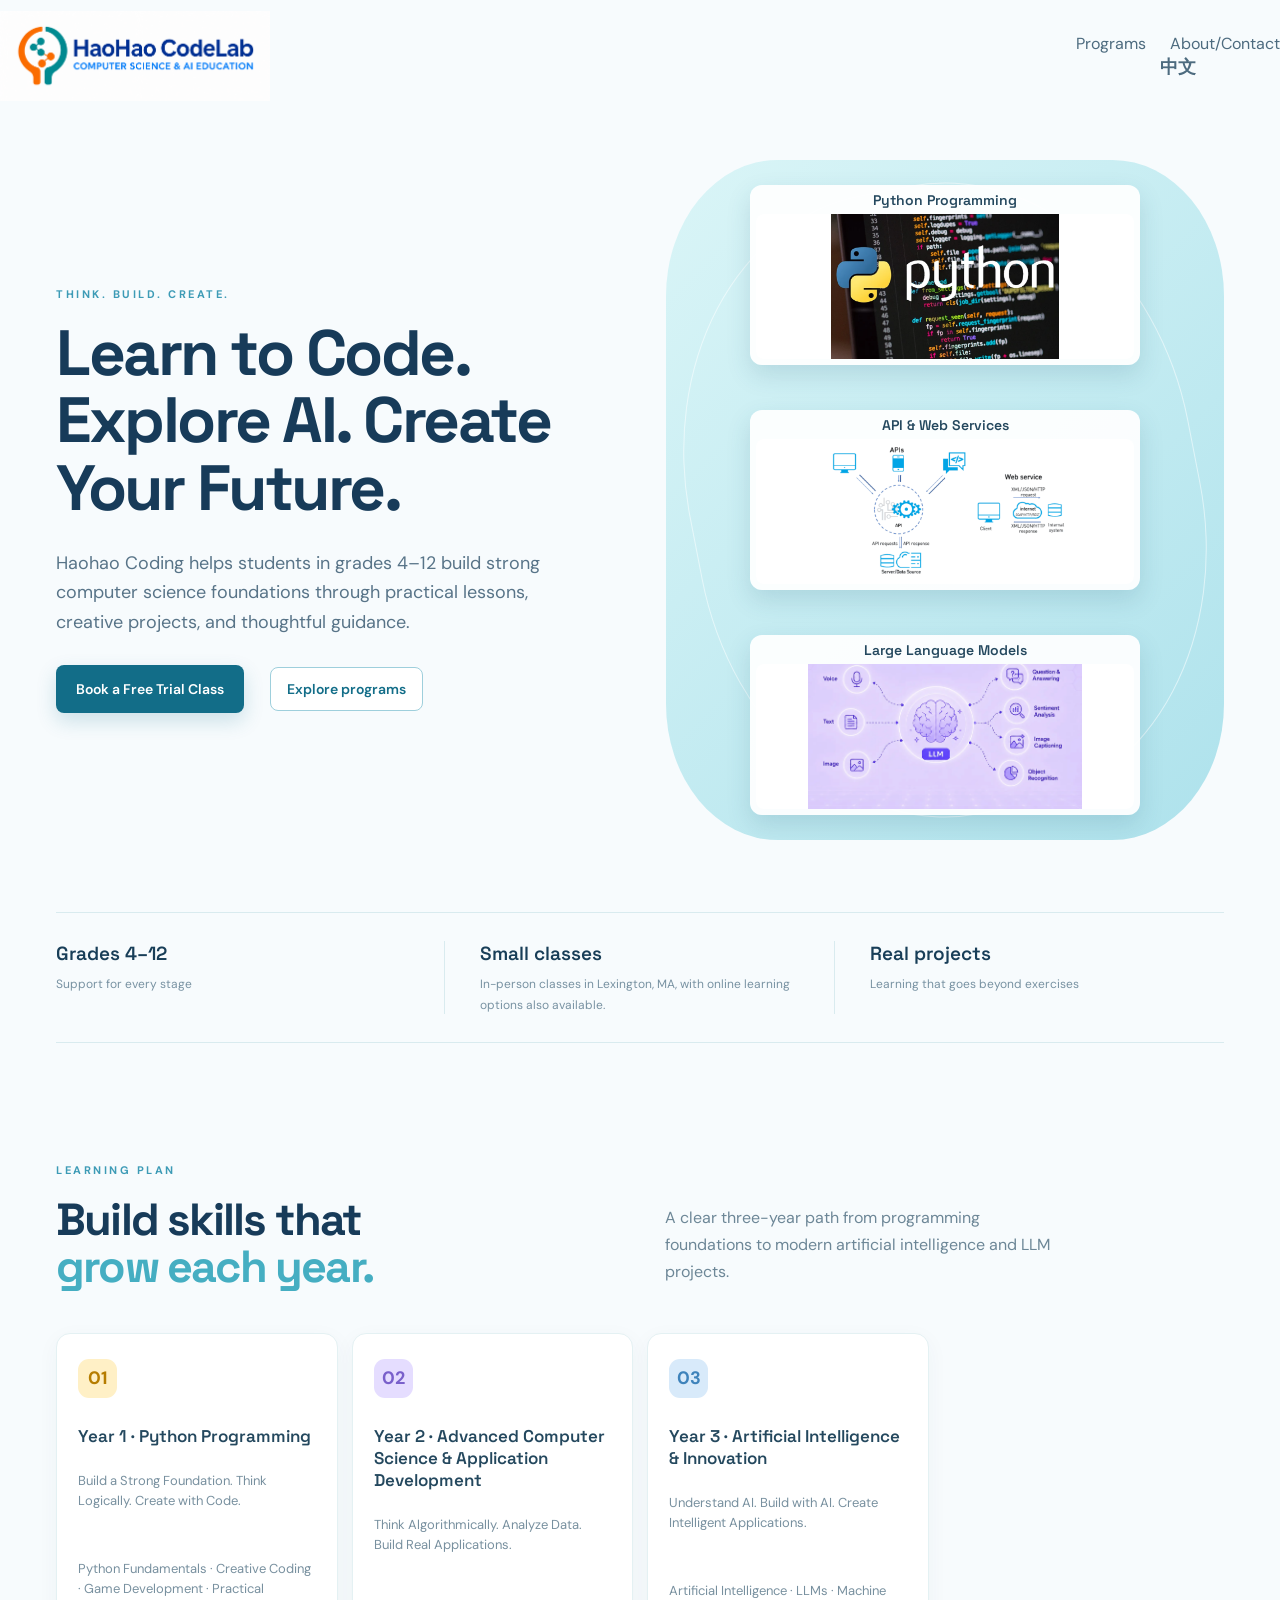
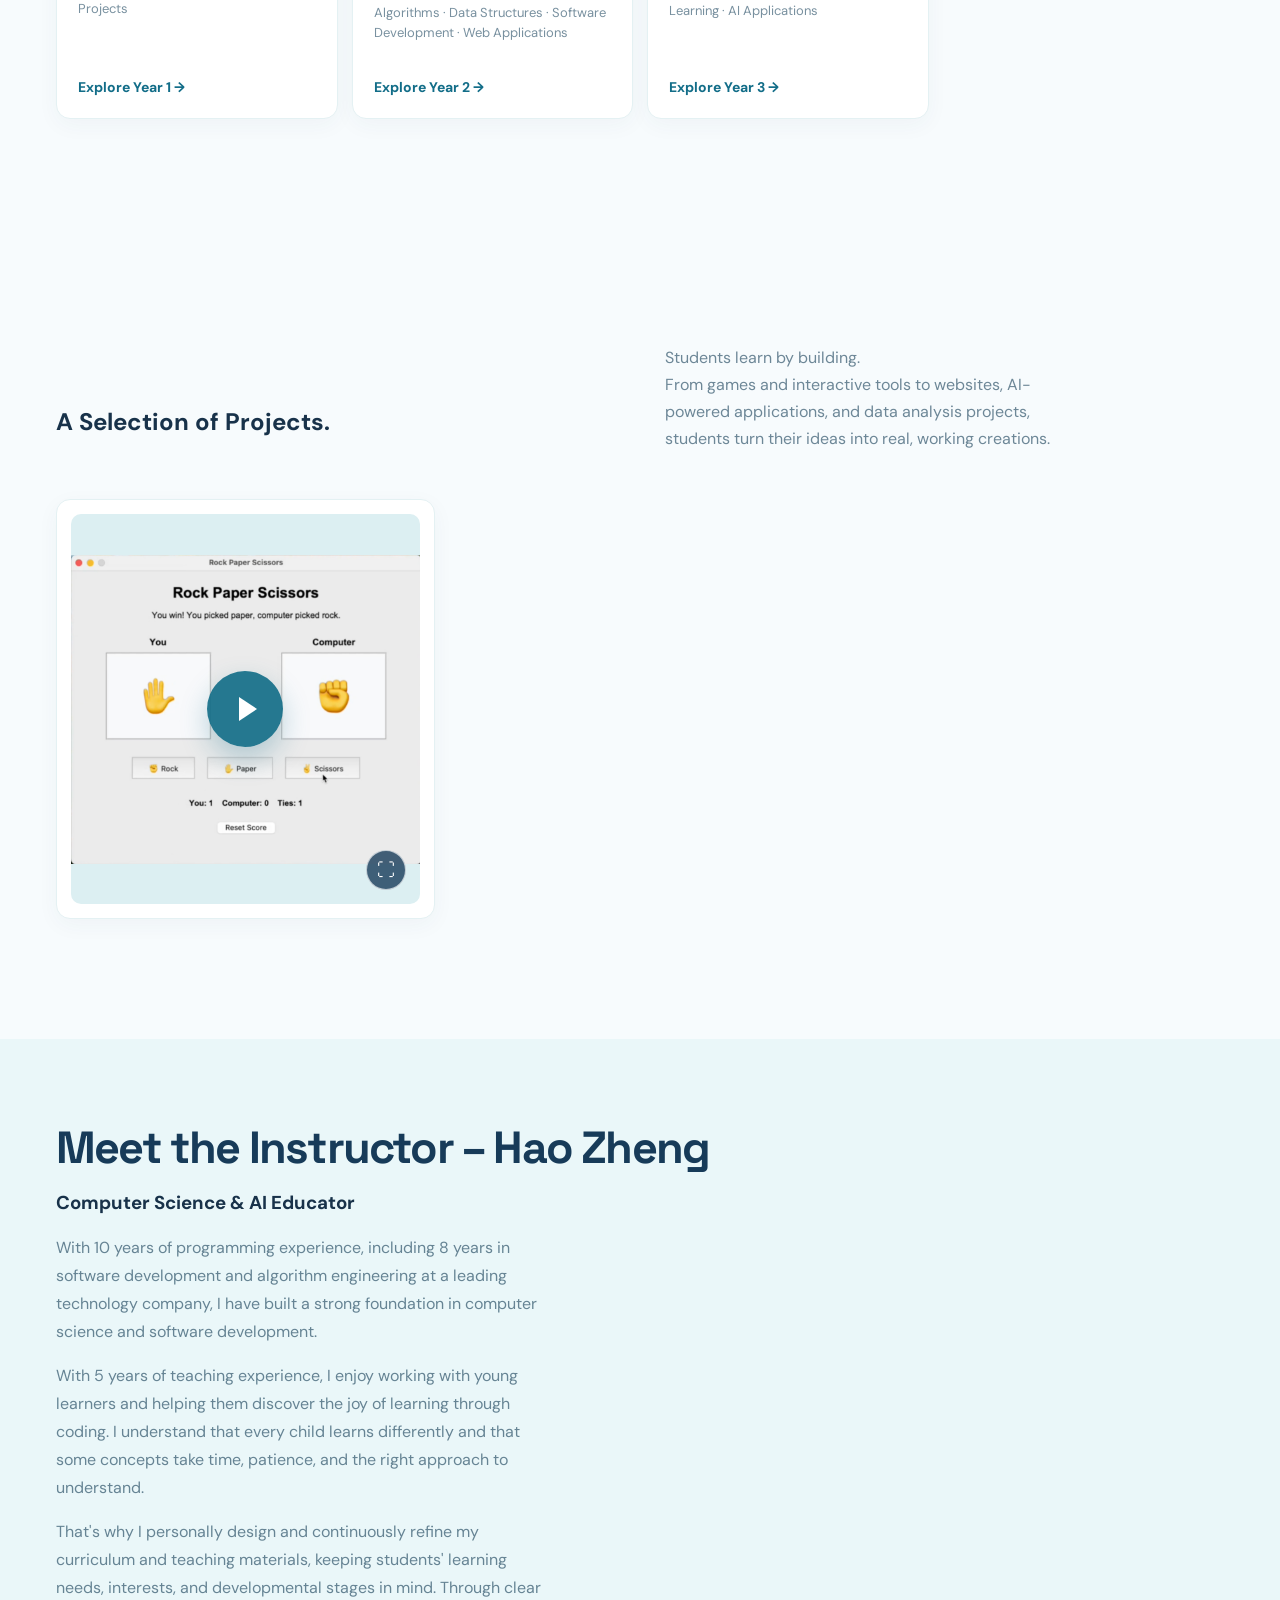
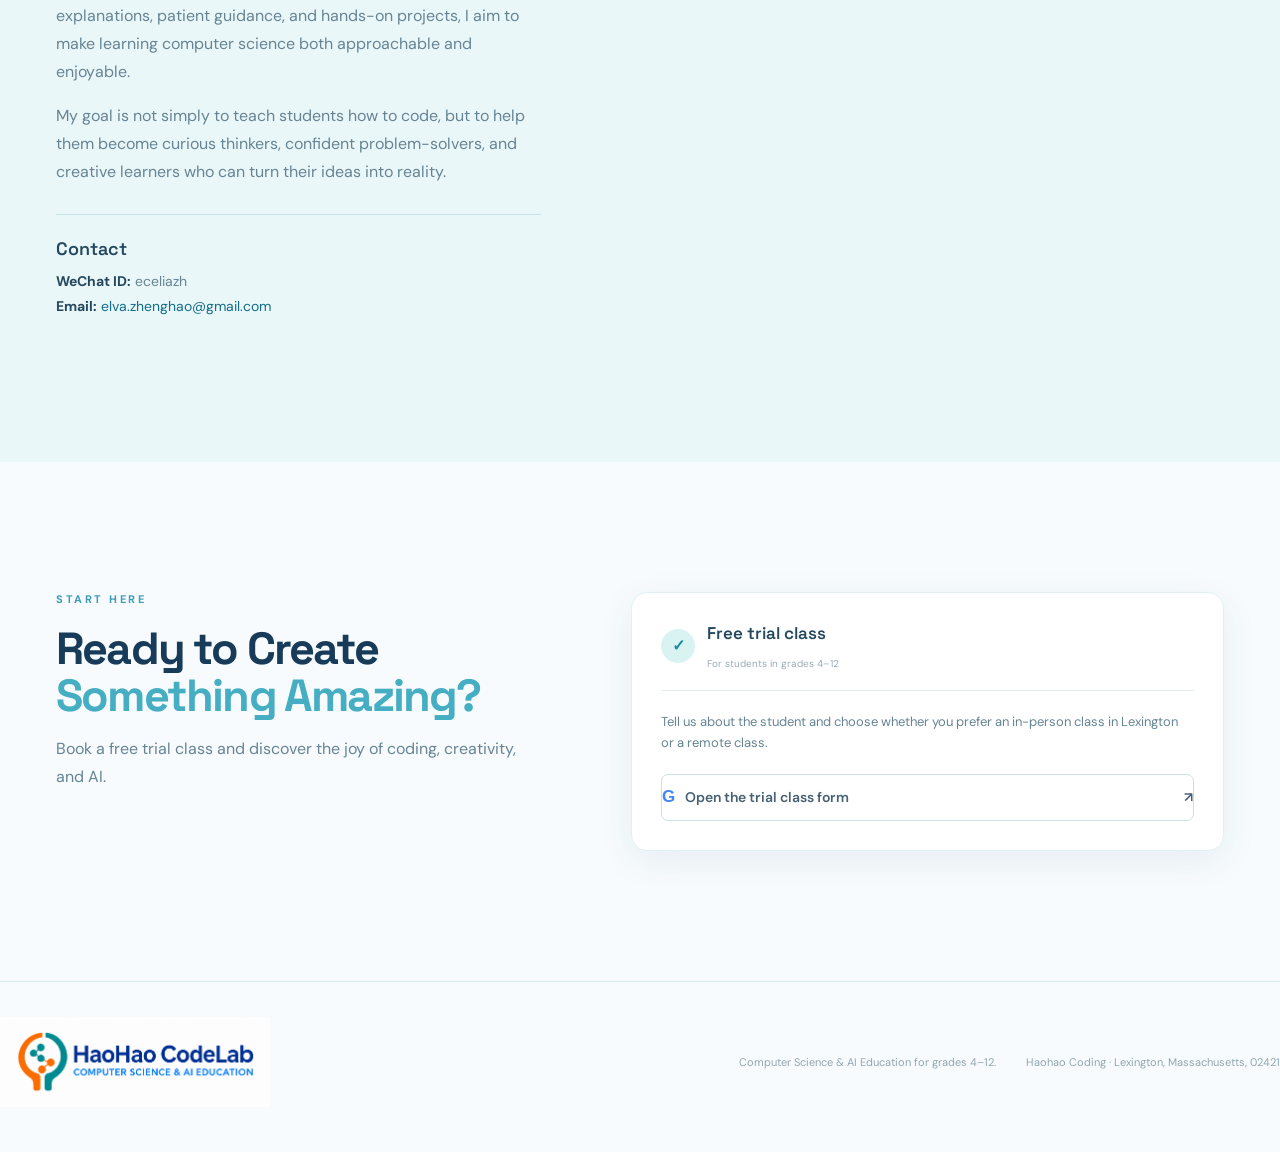
<file: index.html>
<!doctype html>
<html lang="en">
<head><meta charset="utf-8"><meta name="viewport" content="width=device-width, initial-scale=1"><title>Haohao Coding | Computer Science &amp; AI Education</title><link rel="stylesheet" href="static/style.css"></head>
<body>
<header class="site-header"><a class="brand logo-brand" href="#top"><img src="static/logo-english.png" alt="HaoHao CodeLab"></a><nav><a href="#programs">Programs</a><a href="#about">About/Contact</a><a class="lang-switch" href="index-zh.html">中文</a></nav></header>
<main id="top">
<section class="hero-home"><div class="hero-copy"><p class="eyebrow">THINK. BUILD. CREATE.</p><h1>Learn to Code.<br><span>Explore AI. Create Your Future.</span></h1><p class="hero-lede">Haohao Coding helps students in grades 4–12 build strong computer science foundations through practical lessons, creative projects, and thoughtful guidance.</p><div class="hero-actions"><a class="button primary" href="https://docs.google.com/forms/d/e/1FAIpQLSfw8Fg6FSAq78Fn_FIO5PRlgtkp22YzAFxEVlggDdNf_swtWg/viewform?usp=header">Book a Free Trial Class</a><a class="button program-jump" href="#programs">Explore programs</a></div></div><div class="hero-art"><div class="visual-cards"><article class="visual-card"><img src="static/python-programming.png" alt="Python programming"><strong>Python Programming</strong></article><article class="visual-card"><img src="static/api-web-service.png" alt="API and web services"><strong>API &amp; Web Services</strong></article><article class="visual-card"><img src="static/llm-applications.png" alt="Large language model applications"><strong>Large Language Models</strong></article></div><div class="spark">✦</div></div></section>
<section class="trust-row"><div><strong>Grades 4–12</strong><span>Support for every stage</span></div><div><strong>Small classes</strong><span>In-person classes in Lexington, MA, with online learning options also available.</span></div><div><strong>Real projects</strong><span>Learning that goes beyond exercises</span></div></section>
<section id="programs" class="section"><div class="section-heading"><div><p class="eyebrow">LEARNING PLAN</p><h2>Build skills that<br><span>grow each year.</span></h2></div><p>A clear three-year path from programming foundations to modern artificial intelligence and LLM projects.</p></div><div class="program-grid"><article><div class="program-icon python">01</div><h3>Year 1 · Python Programming</h3><p>Build a Strong Foundation. Think Logically. Create with Code.</p><p>Python Fundamentals · Creative Coding · Game Development · Practical Projects</p><a class="text-link course-link" href="year1.html">Explore Year 1 →</a></article><article><div class="program-icon algorithms">02</div><h3>Year 2 · Advanced Computer Science &amp; Application Development</h3><p>Think Algorithmically. Analyze Data. Build Real Applications.</p><p>Algorithms · Data Structures · Software Development · Web Applications</p><a class="text-link course-link" href="year2.html">Explore Year 2 →</a></article><article><div class="program-icon ai">03</div><h3>Year 3 · Artificial Intelligence &amp; Innovation</h3><p>Understand AI. Build with AI. Create Intelligent Applications.</p><p>Artificial Intelligence · LLMs · Machine Learning · AI Applications</p><a class="text-link course-link" href="year3.html">Explore Year 3 →</a></article></div></section>
<section id="projects" class="projects-section"><div class="section-heading"><div><h2>A Selection of <span>Projects.</span></h2></div><p>Students learn by building.<br>From games and interactive tools to websites, AI-powered applications, and data analysis projects, students turn their ideas into real, working creations.</p></div><div class="project-grid"><article class="project-card"><div class="video-preview"><img class="video-preview-image" src="static/rockpaperscissors.png" alt="Rock Paper Scissors project preview"><video preload="none" playsinline aria-label="Rock Paper Scissors project video"><source src="static/projects.mp4" type="video/mp4">Your browser does not support the video tag.</video><button class="video-play-button" type="button" aria-label="Play project video"></button><button class="video-fullscreen-button" type="button" aria-label="View video fullscreen">⛶</button></div></article></div></section><section id="about" class="about-section"><div class="about-copy"><h2 class="instructor-heading">Meet the Instructor – Hao Zheng</h2><h3>Computer Science &amp; AI Educator</h3><p>With 10 years of programming experience, including 8 years in software development and algorithm engineering at a leading technology company, I have built a strong foundation in computer science and software development.</p><p>With 5 years of teaching experience, I enjoy working with young learners and helping them discover the joy of learning through coding. I understand that every child learns differently and that some concepts take time, patience, and the right approach to understand.</p><p>That's why I personally design and continuously refine my curriculum and teaching materials, keeping students' learning needs, interests, and developmental stages in mind. Through clear explanations, patient guidance, and hands-on projects, I aim to make learning computer science both approachable and enjoyable.</p><p>My goal is not simply to teach students how to code, but to help them become curious thinkers, confident problem-solvers, and creative learners who can turn their ideas into reality.</p><div id="contact" class="contact-details"><h3>Contact</h3><p><strong>WeChat ID:</strong> eceliazh</p><p><strong>Email:</strong> <a href="mailto:elva.zhenghao@gmail.com">elva.zhenghao@gmail.com</a></p></div></div></section>
<section id="trial" class="trial-section"><div><p class="eyebrow">START HERE</p><h2>Ready to Create<br><span>Something Amazing?</span></h2><p>Book a free trial class and discover the joy of coding, creativity, and AI.</p></div><div class="trial-card trial-card-link" role="link" tabindex="0" data-form-url="https://docs.google.com/forms/d/e/1FAIpQLSfw8Fg6FSAq78Fn_FIO5PRlgtkp22YzAFxEVlggDdNf_swtWg/viewform?usp=header"><div class="form-intro"><span class="form-check">✓</span><div><strong>Free trial class</strong><small>For students in grades 4–12</small></div></div><p class="form-copy">Tell us about the student and choose whether you prefer an in-person class in Lexington or a remote class.</p><a class="google-button google-link" href="https://docs.google.com/forms/d/e/1FAIpQLSfw8Fg6FSAq78Fn_FIO5PRlgtkp22YzAFxEVlggDdNf_swtWg/viewform?usp=header" target="_blank" rel="noopener"><span class="google-g">G</span> Open the trial class form <span class="link-arrow">↗</span></a></div></section>
</main><footer><a class="brand logo-brand" href="#top"><img src="static/logo-english.png" alt="HaoHao CodeLab"></a><p>Computer Science &amp; AI Education for grades 4–12.</p><span>Haohao Coding · Lexington, Massachusetts, 02421</span></footer>
<script src="static/video-preview.js"></script></body></html>
</file>
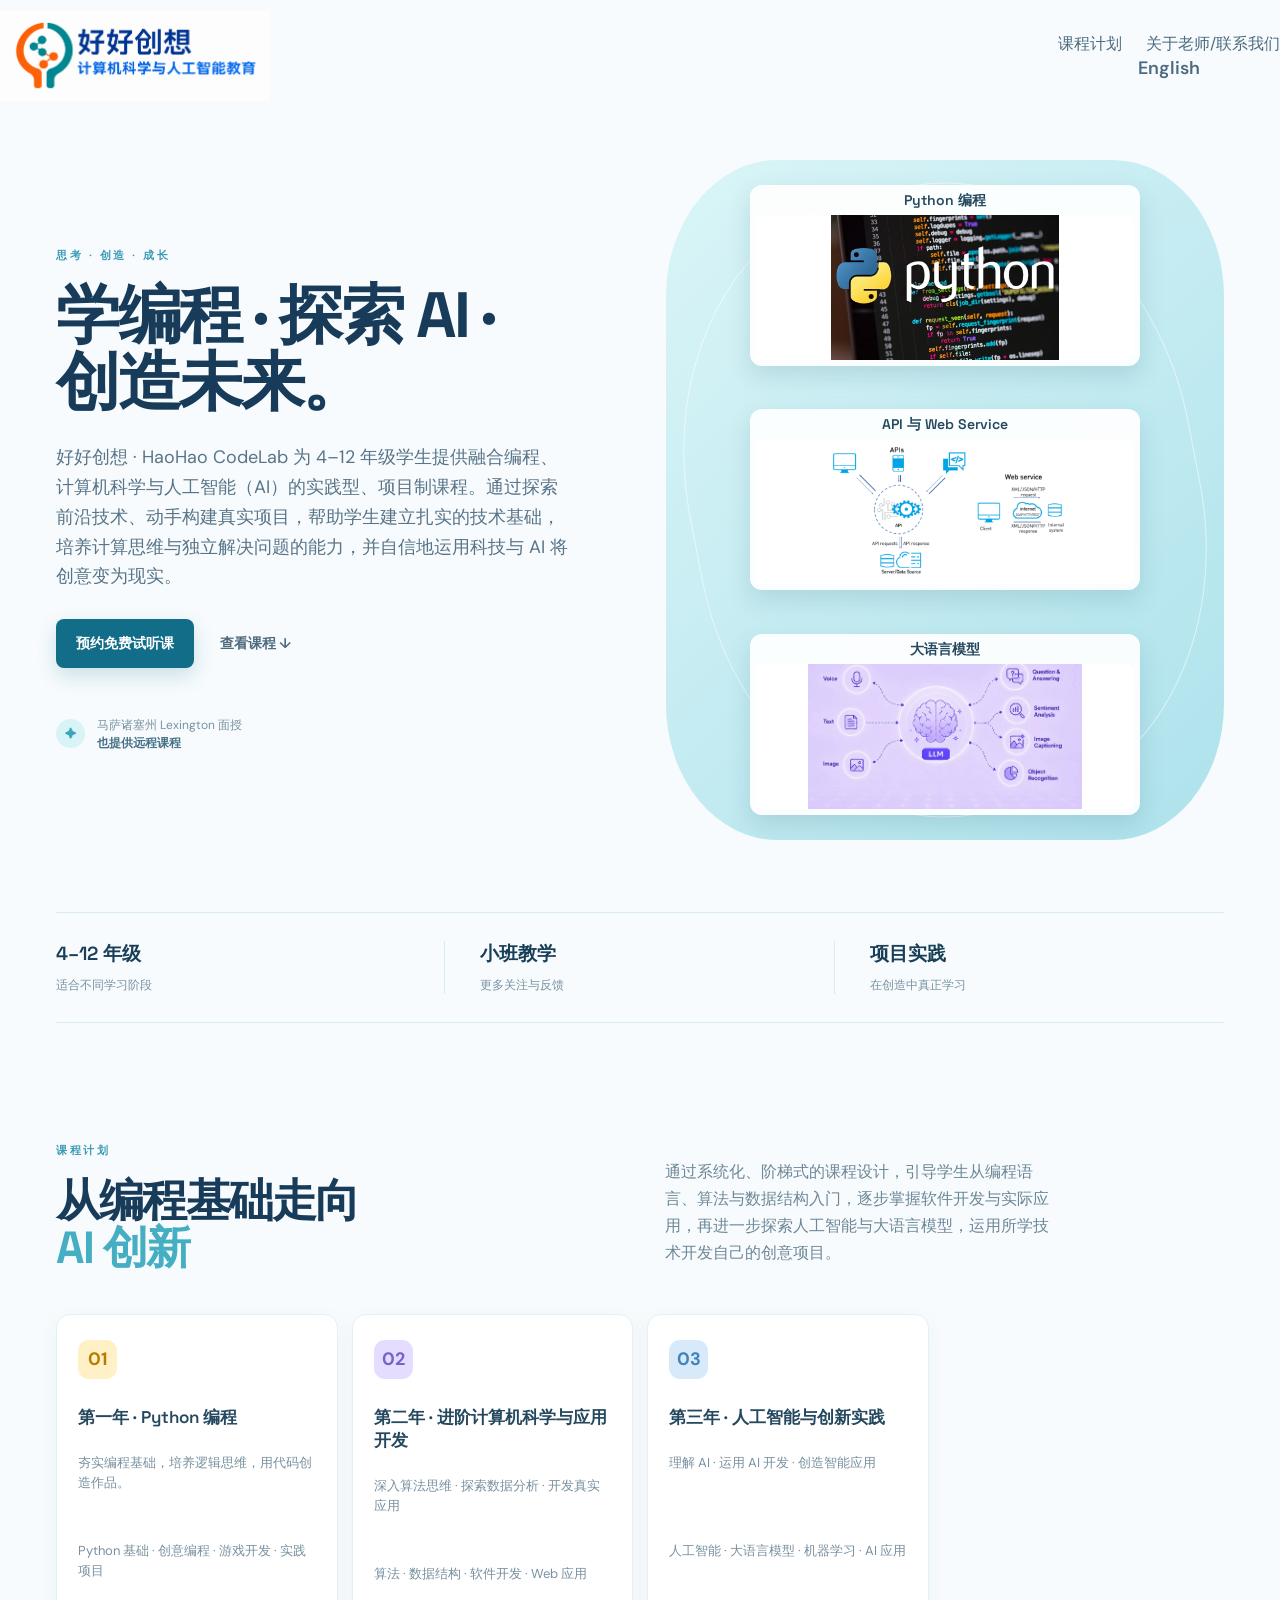
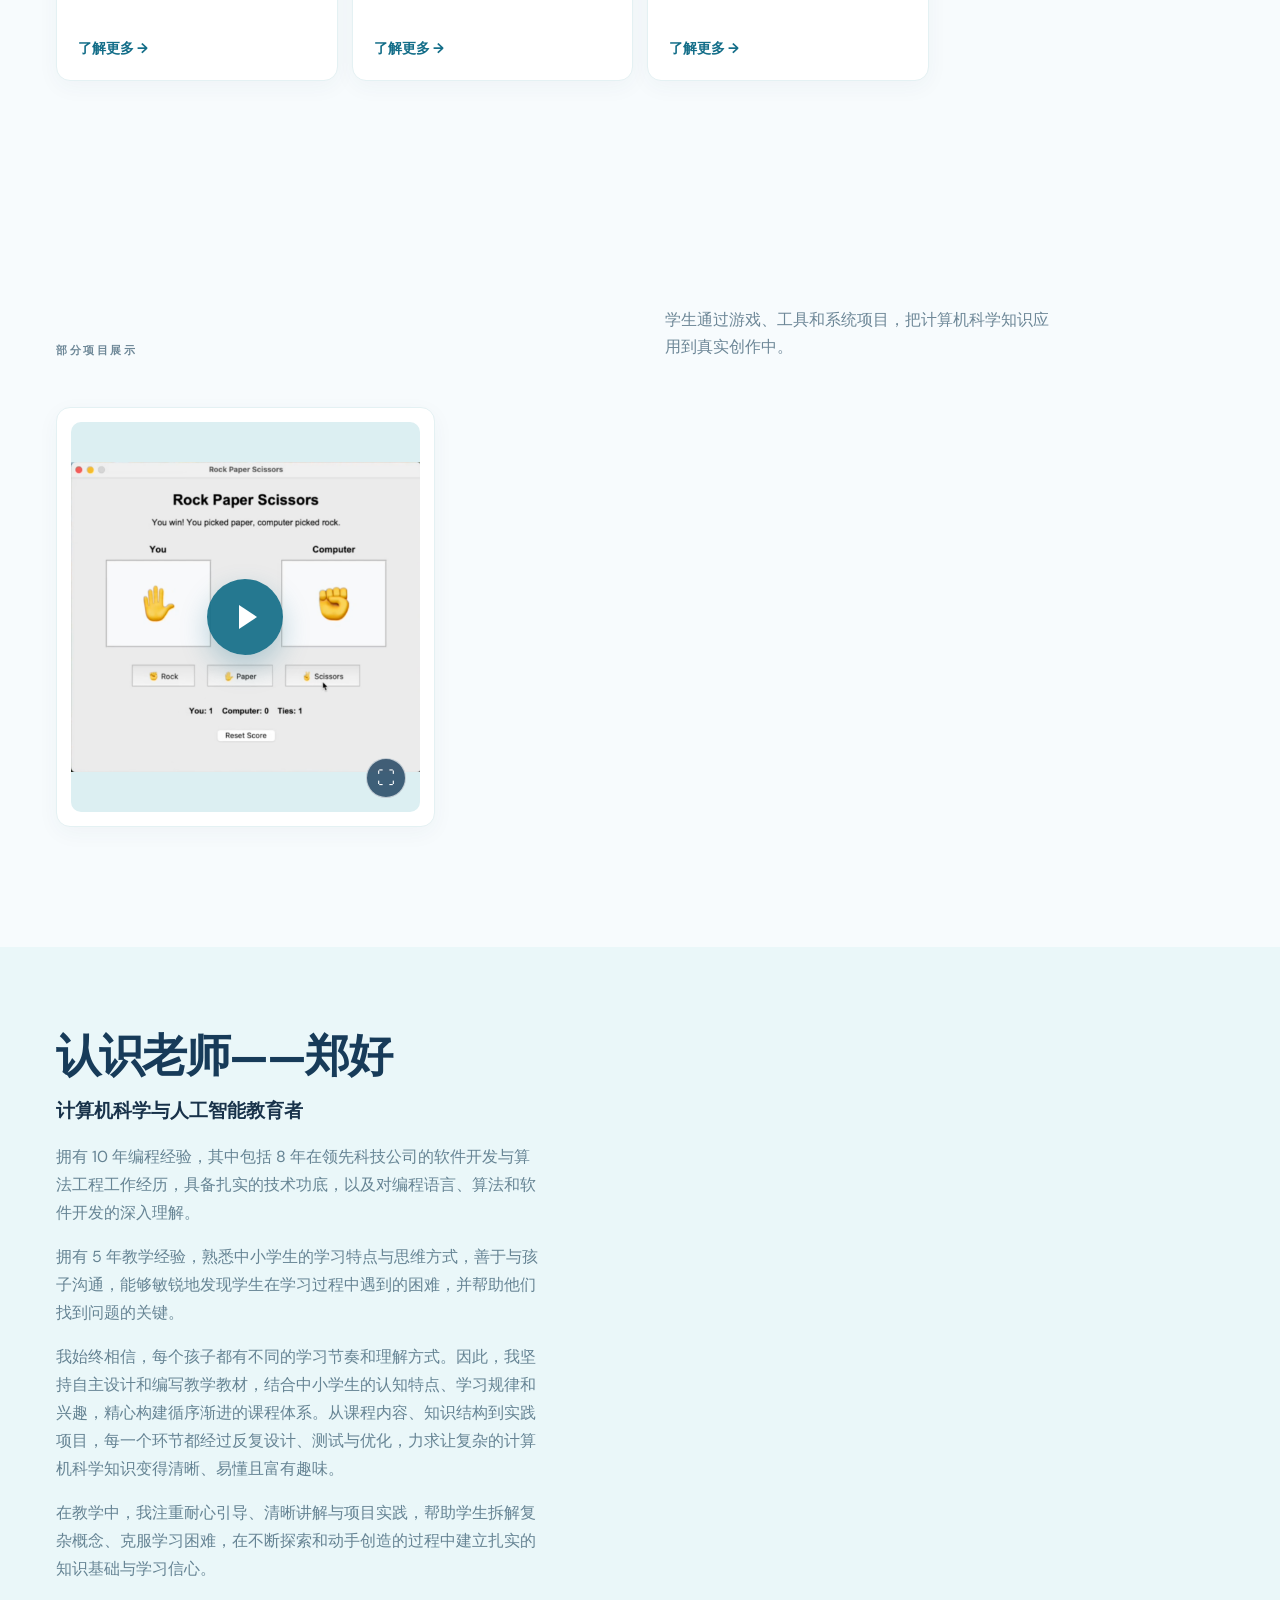
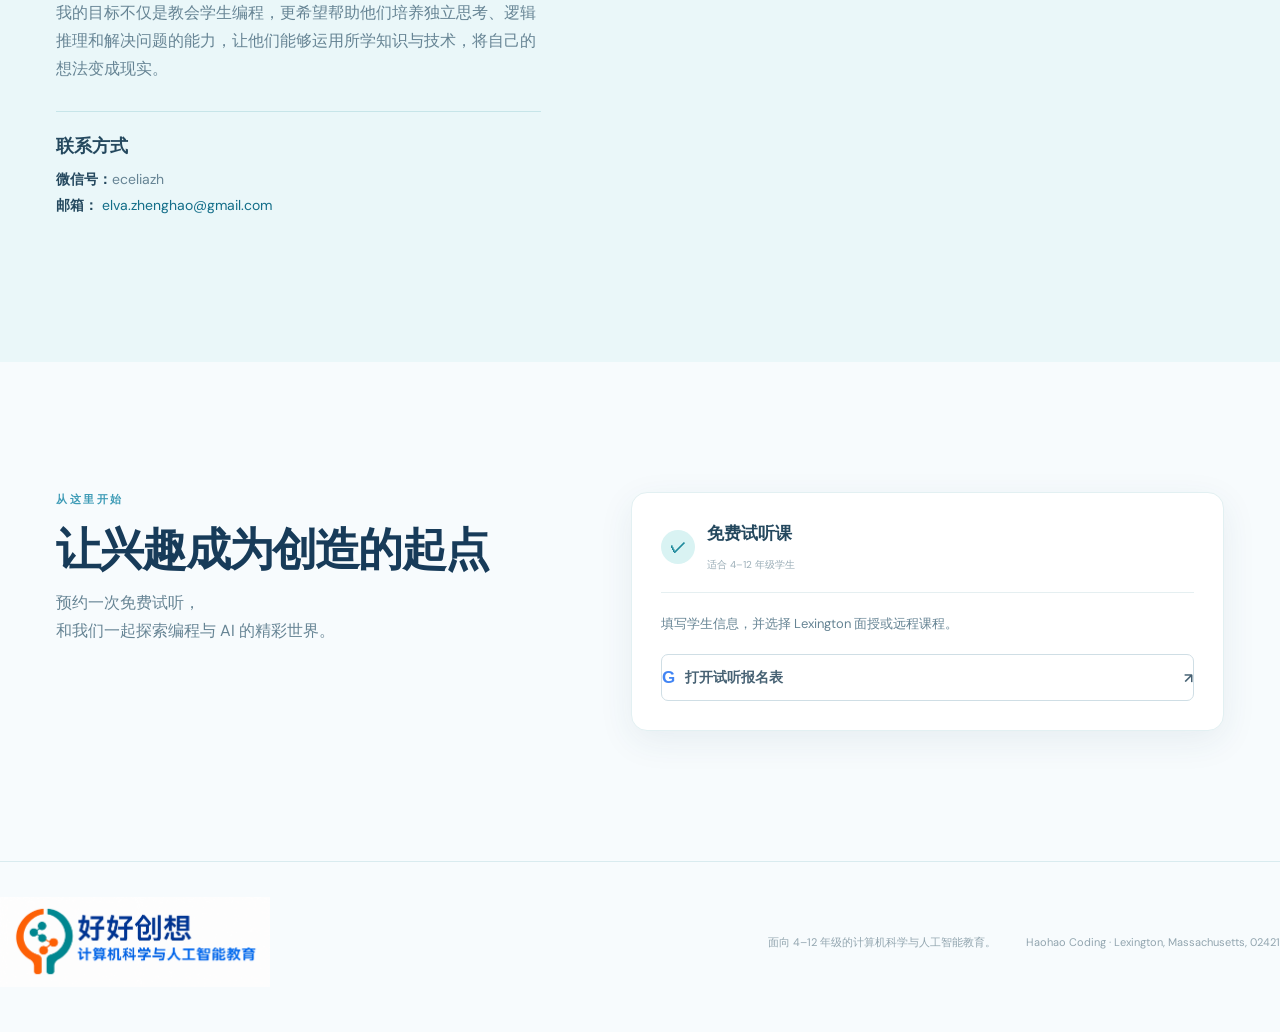
<file: index-zh.html>
<!doctype html><html lang="zh-CN"><head><meta charset="utf-8"><meta name="viewport" content="width=device-width, initial-scale=1"><title>好好编程 | 计算机科学与人工智能教育</title><link rel="stylesheet" href="static/style.css"></head><body><header class="site-header"><a class="brand logo-brand" href="#top"><img src="static/logo-chinese.png" alt="好好创想"></a><nav><a href="#programs">课程计划</a><a href="#about">关于老师/联系我们</a><a class="lang-switch" href="index.html">English</a></nav></header><main id="top"><section class="hero-home"><div class="hero-copy"><p class="eyebrow">思考 · 创造 · 成长</p><h1>学编程 · 探索 AI ·<br><span>创造未来。</span></h1><p class="hero-lede">好好创想 · HaoHao CodeLab 为 4–12 年级学生提供融合编程、计算机科学与人工智能（AI）的实践型、项目制课程。通过探索前沿技术、动手构建真实项目，帮助学生建立扎实的技术基础，培养计算思维与独立解决问题的能力，并自信地运用科技与 AI 将创意变为现实。</p><div class="hero-actions"><a class="button primary" href="https://docs.google.com/forms/d/e/1FAIpQLSfw8Fg6FSAq78Fn_FIO5PRlgtkp22YzAFxEVlggDdNf_swtWg/viewform?usp=header">预约免费试听课</a><a class="text-link" href="#programs">查看课程 ↓</a></div><div class="hero-note"><span class="note-icon">✦</span><span>马萨诸塞州 Lexington 面授<br><strong>也提供远程课程</strong></span></div></div><div class="hero-art"><div class="visual-cards"><article class="visual-card"><img src="static/python-programming.png" alt="Python 编程"><strong>Python 编程</strong></article><article class="visual-card"><img src="static/api-web-service.png" alt="API、Web Service、服务器与数据源"><strong>API 与 Web Service</strong></article><article class="visual-card"><img src="static/llm-applications.png" alt="大语言模型应用"><strong>大语言模型</strong></article></div><div class="spark">✦</div></div></section><section class="trust-row"><div><strong>4–12 年级</strong><span>适合不同学习阶段</span></div><div><strong>小班教学</strong><span>更多关注与反馈</span></div><div><strong>项目实践</strong><span>在创造中真正学习</span></div></section><section id="programs" class="section"><div class="section-heading"><div><p class="eyebrow">课程计划</p><h2>从编程基础走向<br><span>AI 创新</span></h2></div><p>通过系统化、阶梯式的课程设计，引导学生从编程语言、算法与数据结构入门，逐步掌握软件开发与实际应用，再进一步探索人工智能与大语言模型，运用所学技术开发自己的创意项目。</p></div><div class="program-grid"><article><div class="program-icon python">01</div><h3>第一年 · Python 编程</h3><p>夯实编程基础，培养逻辑思维，用代码创造作品。</p><p>Python 基础 · 创意编程 · 游戏开发 · 实践项目</p><a class="text-link course-link" href="year1-zh.html">了解更多 →</a></article><article><div class="program-icon algorithms">02</div><h3>第二年 · 进阶计算机科学与应用开发</h3><p>深入算法思维 · 探索数据分析 · 开发真实应用</p><p>算法 · 数据结构 · 软件开发 · Web 应用</p><a class="text-link course-link" href="year2-zh.html">了解更多 →</a></article><article><div class="program-icon ai">03</div><h3>第三年 · 人工智能与创新实践</h3><p>理解 AI · 运用 AI 开发 · 创造智能应用</p><p>人工智能 · 大语言模型 · 机器学习 · AI 应用</p><a class="text-link course-link" href="year3-zh.html">了解更多 →</a></article></div></section><section id="projects" class="projects-section"><div class="section-heading"><div><p class="eyebrow">部分项目展示</p></div><p>学生通过游戏、工具和系统项目，把计算机科学知识应用到真实创作中。</p></div><div class="project-grid"><article class="project-card"><div class="video-preview"><img class="video-preview-image" src="static/rockpaperscissors.png" alt="剪刀石头布项目预览"><video preload="none" playsinline aria-label="剪刀石头布项目视频"><source src="static/projects.mp4" type="video/mp4">您的浏览器不支持视频播放。</video><button class="video-play-button" type="button" aria-label="播放项目视频"></button><button class="video-fullscreen-button" type="button" aria-label="全屏观看视频">⛶</button></div></article></div></section><section id="about" class="about-section"><div class="about-copy"><h2 class="instructor-heading">认识老师——郑好</h2><h3>计算机科学与人工智能教育者</h3><p>拥有 10 年编程经验，其中包括 8 年在领先科技公司的软件开发与算法工程工作经历，具备扎实的技术功底，以及对编程语言、算法和软件开发的深入理解。</p><p>拥有 5 年教学经验，熟悉中小学生的学习特点与思维方式，善于与孩子沟通，能够敏锐地发现学生在学习过程中遇到的困难，并帮助他们找到问题的关键。</p><p>我始终相信，每个孩子都有不同的学习节奏和理解方式。因此，我坚持自主设计和编写教学教材，结合中小学生的认知特点、学习规律和兴趣，精心构建循序渐进的课程体系。从课程内容、知识结构到实践项目，每一个环节都经过反复设计、测试与优化，力求让复杂的计算机科学知识变得清晰、易懂且富有趣味。</p><p>在教学中，我注重耐心引导、清晰讲解与项目实践，帮助学生拆解复杂概念、克服学习困难，在不断探索和动手创造的过程中建立扎实的知识基础与学习信心。</p><p>我的目标不仅是教会学生编程，更希望帮助他们培养独立思考、逻辑推理和解决问题的能力，让他们能够运用所学知识与技术，将自己的想法变成现实。</p><div id="contact" class="contact-details"><h3>联系方式</h3><p><strong>微信号：</strong>eceliazh</p><p><strong>邮箱：</strong> <a href="mailto:elva.zhenghao@gmail.com">elva.zhenghao@gmail.com</a></p></div></div></section><section id="trial" class="trial-section"><div><p class="eyebrow">从这里开始</p><h2>让兴趣成为创造的起点</h2><p>预约一次免费试听，<br>和我们一起探索编程与 AI 的精彩世界。</p></div><div class="trial-card trial-card-link" role="link" tabindex="0" data-form-url="https://docs.google.com/forms/d/e/1FAIpQLSfw8Fg6FSAq78Fn_FIO5PRlgtkp22YzAFxEVlggDdNf_swtWg/viewform?usp=header"><div class="form-intro"><span class="form-check">✓</span><div><strong>免费试听课</strong><small>适合 4–12 年级学生</small></div></div><p class="form-copy">填写学生信息，并选择 Lexington 面授或远程课程。</p><a class="google-button google-link" href="https://docs.google.com/forms/d/e/1FAIpQLSfw8Fg6FSAq78Fn_FIO5PRlgtkp22YzAFxEVlggDdNf_swtWg/viewform?usp=header" target="_blank" rel="noopener"><span class="google-g">G</span> 打开试听报名表 <span class="link-arrow">↗</span></a></div></section></main><footer><a class="brand logo-brand" href="#top"><img src="static/logo-chinese.png" alt="好好创想"></a><p>面向 4–12 年级的计算机科学与人工智能教育。</p><span>Haohao Coding · Lexington, Massachusetts, 02421</span></footer><script src="static/video-preview.js"></script></body></html>
</file>
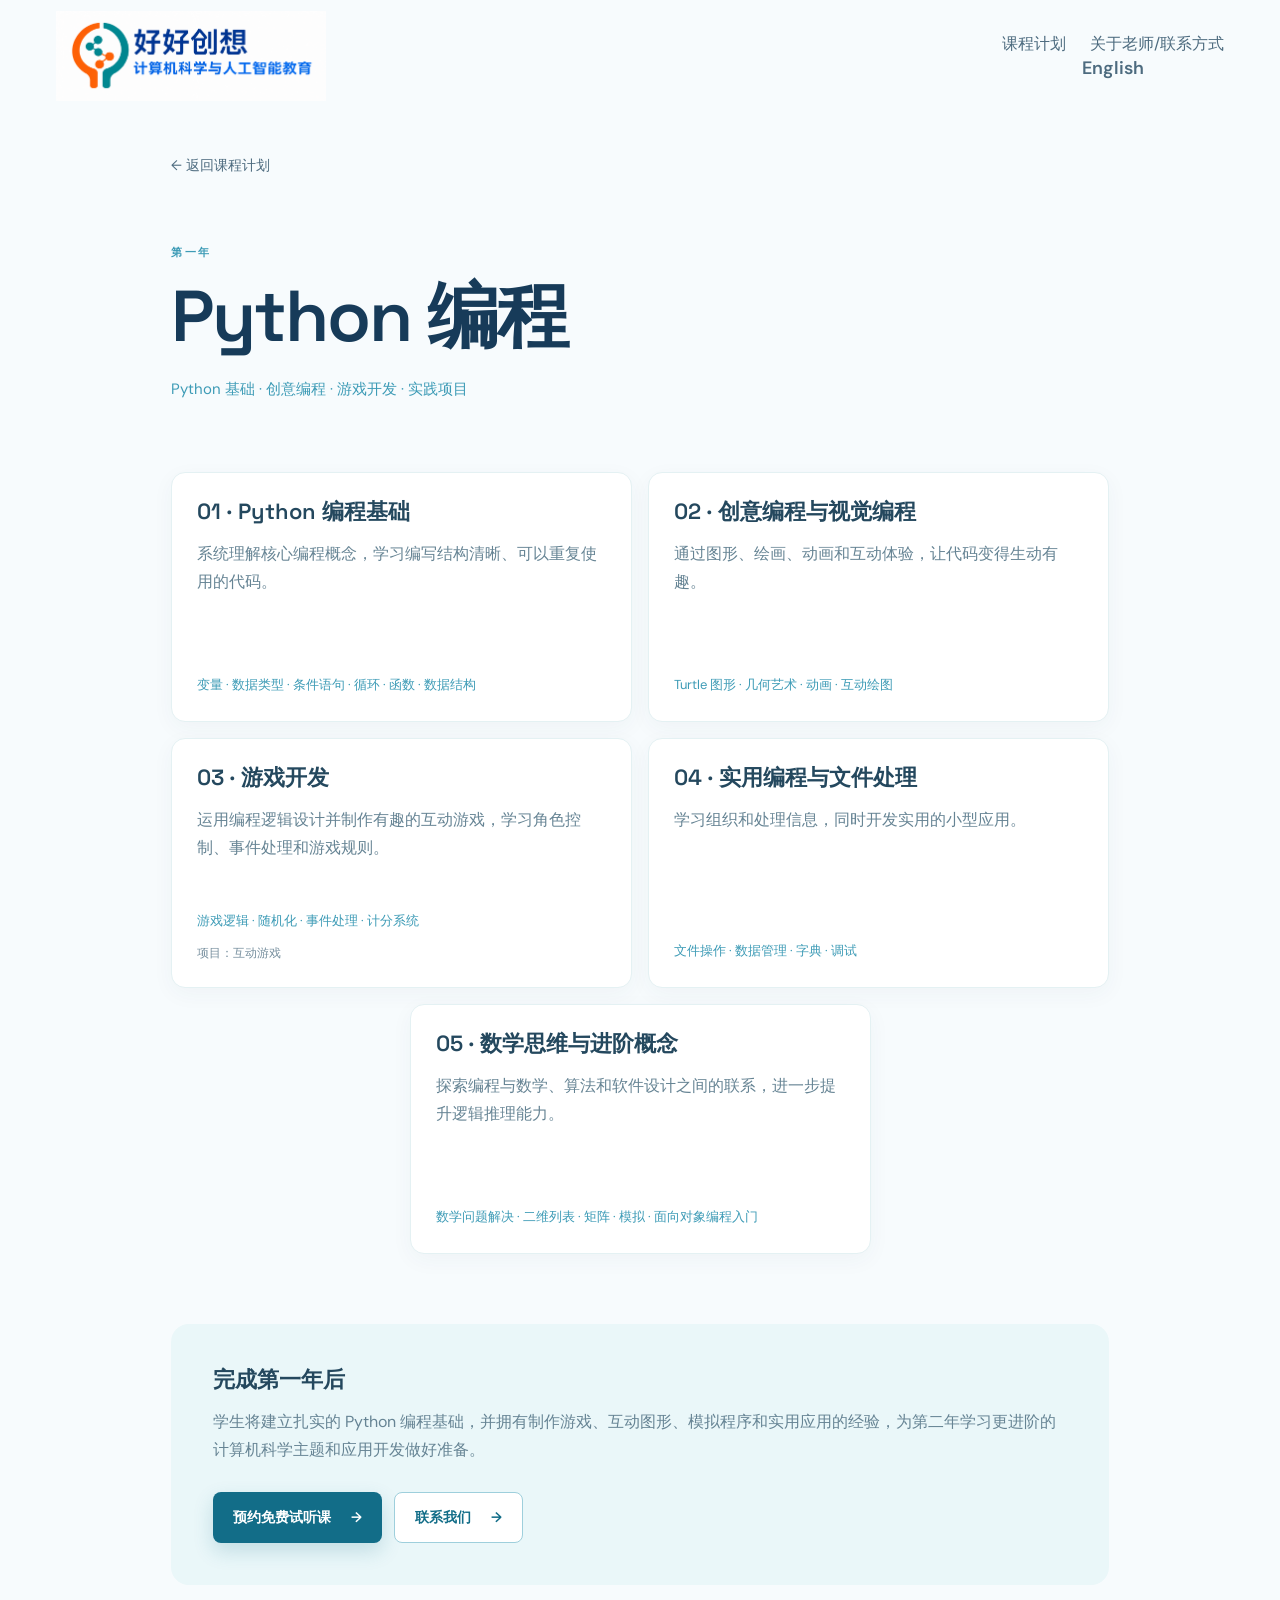
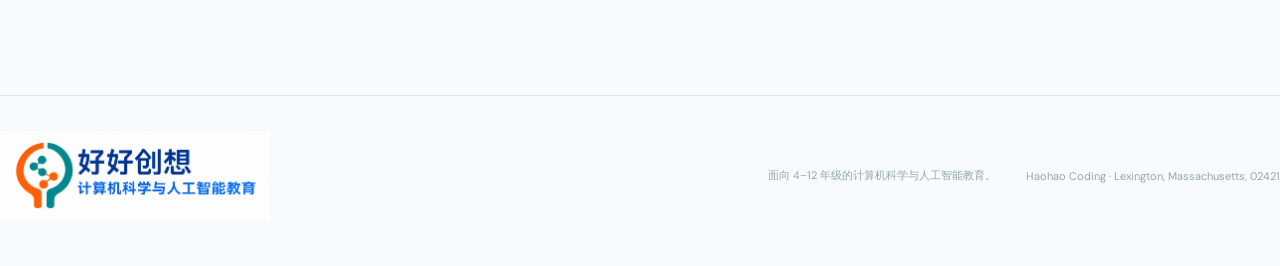
<file: year1-zh.html>
<!doctype html>
<html lang="zh-CN">
<head>
  <meta charset="utf-8">
  <meta name="viewport" content="width=device-width, initial-scale=1">
  <title>第一年 · Python 编程 | HaoHao CodeLab</title>
  <link rel="stylesheet" href="static/style.css">
</head>
<body>
  <header class="site-header course-header">
    <a class="brand logo-brand" href="index-zh.html"><img src="static/logo-chinese.png" alt="好好创想"></a>
    <nav><a href="index-zh.html#programs">课程计划</a><a href="index-zh.html#about">关于老师/联系方式</a><a class="lang-switch" href="year1.html">English</a></nav>
  </header>
  <main class="course-detail">
    <a class="back-link" href="index-zh.html#programs">← 返回课程计划</a>
    <section class="course-hero"><p class="eyebrow">第一年</p><h1>Python 编程</h1><p class="course-topics">Python 基础 · 创意编程 · 游戏开发 · 实践项目</p></section>
    <section class="course-modules">
      <article><h2>01 · Python 编程基础</h2><p>系统理解核心编程概念，学习编写结构清晰、可以重复使用的代码。</p><span class="module-topics">变量 · 数据类型 · 条件语句 · 循环 · 函数 · 数据结构</span></article>
      <article><h2>02 · 创意编程与视觉编程</h2><p>通过图形、绘画、动画和互动体验，让代码变得生动有趣。</p><span class="module-topics">Turtle 图形 · 几何艺术 · 动画 · 互动绘图</span></article>
      <article><h2>03 · 游戏开发</h2><p>运用编程逻辑设计并制作有趣的互动游戏，学习角色控制、事件处理和游戏规则。</p><span class="module-topics">游戏逻辑 · 随机化 · 事件处理 · 计分系统</span><small class="module-projects">项目：互动游戏</small></article>
      <article><h2>04 · 实用编程与文件处理</h2><p>学习组织和处理信息，同时开发实用的小型应用。</p><span class="module-topics">文件操作 · 数据管理 · 字典 · 调试</span></article>
      <article><h2>05 · 数学思维与进阶概念</h2><p>探索编程与数学、算法和软件设计之间的联系，进一步提升逻辑推理能力。</p><span class="module-topics">数学问题解决 · 二维列表 · 矩阵 · 模拟 · 面向对象编程入门</span></article>
    </section>
    <section class="course-summary"><h2>完成第一年后</h2><p>学生将建立扎实的 Python 编程基础，并拥有制作游戏、互动图形、模拟程序和实用应用的经验，为第二年学习更进阶的计算机科学主题和应用开发做好准备。</p><div class="course-actions"><a class="button primary course-trial" href="https://docs.google.com/forms/d/e/1FAIpQLSfw8Fg6FSAq78Fn_FIO5PRlgtkp22YzAFxEVlggDdNf_swtWg/viewform?usp=header" target="_blank" rel="noopener">预约免费试听课 <span>→</span></a><a class="button course-contact" href="index-zh.html#contact">联系我们 <span>→</span></a></div></section>
  </main>
  <footer><a class="brand logo-brand" href="index-zh.html"><img src="static/logo-chinese.png" alt="好好创想"></a><p>面向 4–12 年级的计算机科学与人工智能教育。</p><span>Haohao Coding · Lexington, Massachusetts, 02421</span></footer>
</body>
</html>
</file>
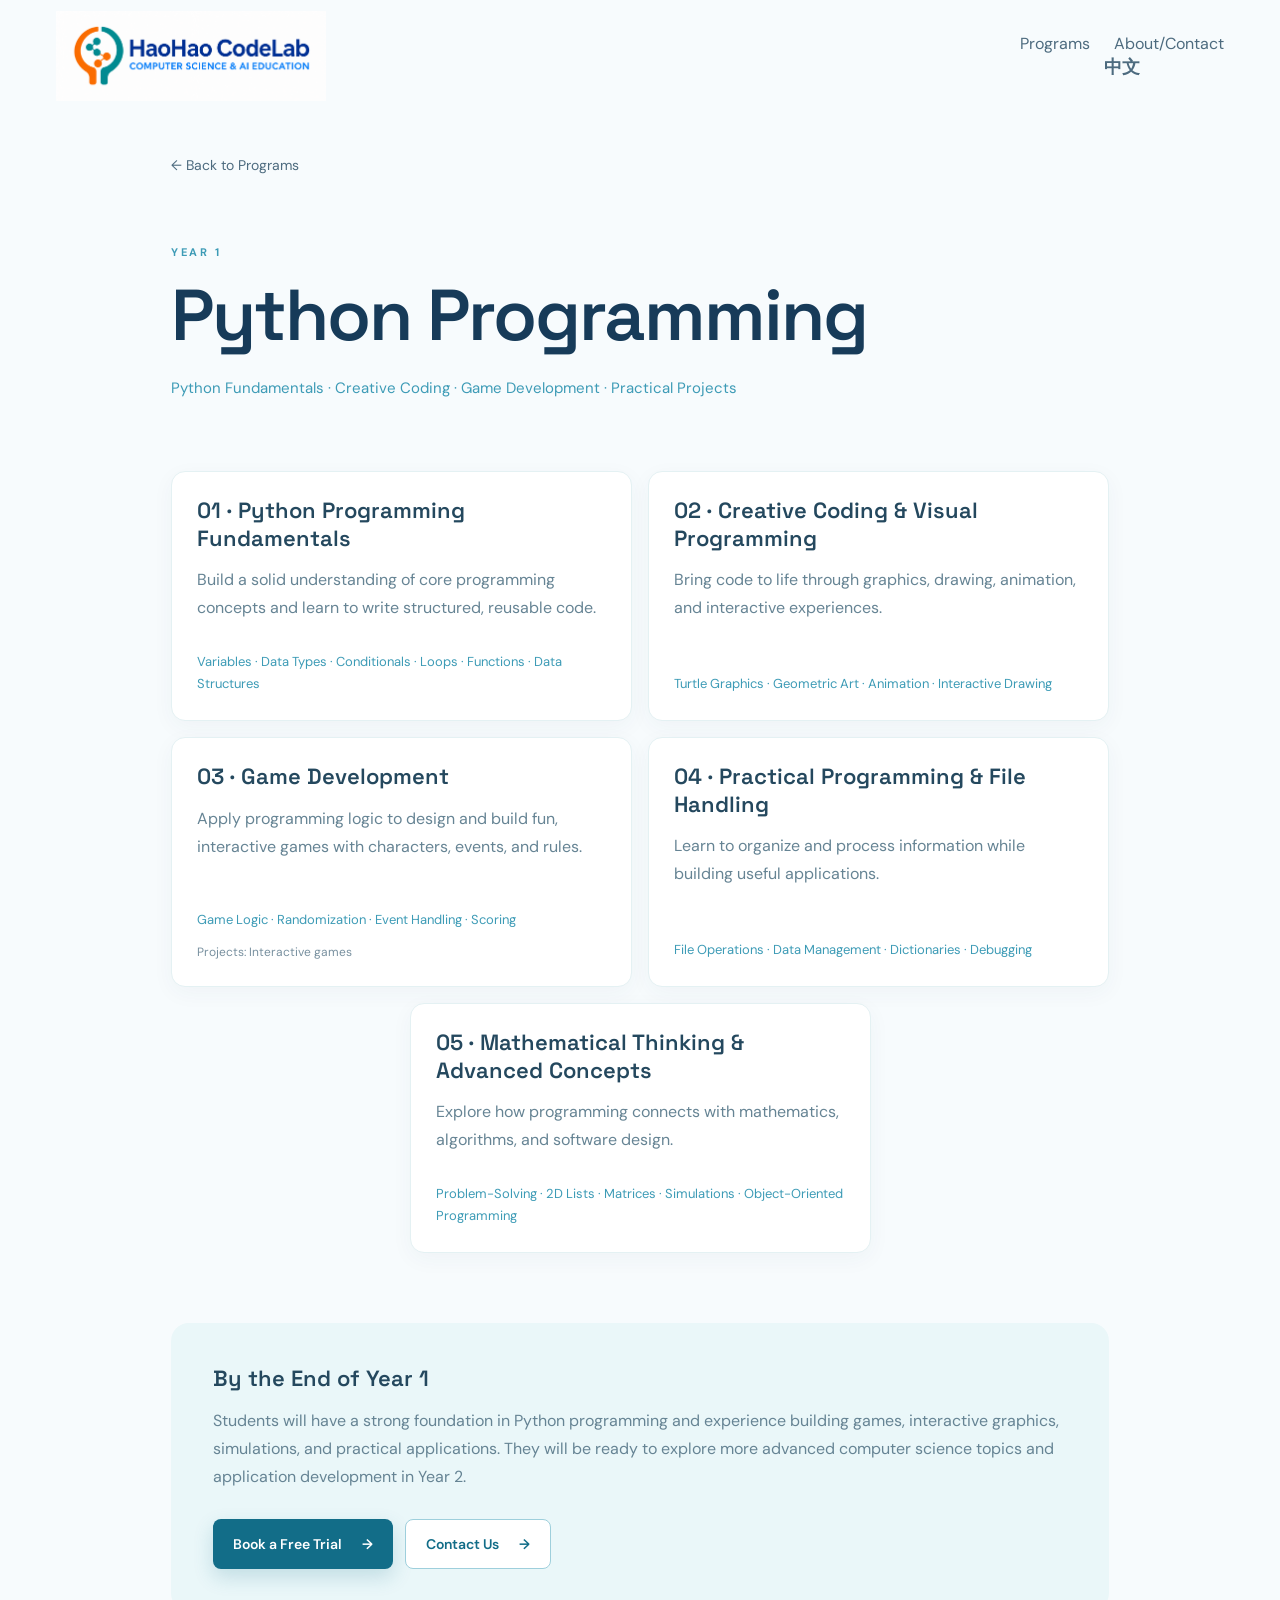
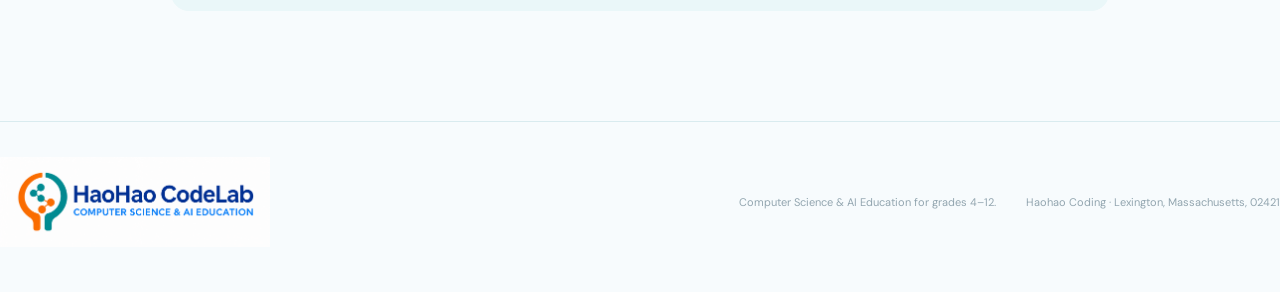
<file: year1.html>
<!doctype html>
<html lang="en">
<head>
  <meta charset="utf-8">
  <meta name="viewport" content="width=device-width, initial-scale=1">
  <title>Year 1 · Python Programming | HaoHao CodeLab</title>
  <link rel="stylesheet" href="static/style.css">
</head>
<body>
  <header class="site-header course-header">
    <a class="brand logo-brand" href="index.html"><img src="static/logo-english.png" alt="HaoHao CodeLab"></a>
    <nav><a href="index.html#programs">Programs</a><a href="index.html#contact">About/Contact</a><a class="lang-switch" href="index-zh.html">中文</a></nav>
  </header>
  <main class="course-detail">
    <a class="back-link" href="index.html#programs">← Back to Programs</a>
    <section class="course-hero"><p class="eyebrow">YEAR 1</p><h1>Python Programming</h1><p class="course-topics">Python Fundamentals · Creative Coding · Game Development · Practical Projects</p></section>
    <section class="course-modules">
      <article><h2>01 · Python Programming Fundamentals</h2><p>Build a solid understanding of core programming concepts and learn to write structured, reusable code.</p><span class="module-topics">Variables · Data Types · Conditionals · Loops · Functions · Data Structures</span></article>
      <article><h2>02 · Creative Coding &amp; Visual Programming</h2><p>Bring code to life through graphics, drawing, animation, and interactive experiences.</p><span class="module-topics">Turtle Graphics · Geometric Art · Animation · Interactive Drawing</span></article>
      <article><h2>03 · Game Development</h2><p>Apply programming logic to design and build fun, interactive games with characters, events, and rules.</p><span class="module-topics">Game Logic · Randomization · Event Handling · Scoring</span><small class="module-projects">Projects: Interactive games</small></article>
      <article><h2>04 · Practical Programming &amp; File Handling</h2><p>Learn to organize and process information while building useful applications.</p><span class="module-topics">File Operations · Data Management · Dictionaries · Debugging</span></article>
      <article><h2>05 · Mathematical Thinking &amp; Advanced Concepts</h2><p>Explore how programming connects with mathematics, algorithms, and software design.</p><span class="module-topics">Problem-Solving · 2D Lists · Matrices · Simulations · Object-Oriented Programming</span></article>
    </section>
    <section class="course-summary"><h2>By the End of Year 1</h2><p>Students will have a strong foundation in Python programming and experience building games, interactive graphics, simulations, and practical applications. They will be ready to explore more advanced computer science topics and application development in Year 2.</p><div class="course-actions"><a class="button primary course-trial" href="https://docs.google.com/forms/d/e/1FAIpQLSfw8Fg6FSAq78Fn_FIO5PRlgtkp22YzAFxEVlggDdNf_swtWg/viewform?usp=header" target="_blank" rel="noopener">Book a Free Trial <span>→</span></a><a class="button course-contact" href="index.html#contact">Contact Us <span>→</span></a></div></section>
  </main>
  <footer><a class="brand logo-brand" href="index.html"><img src="static/logo-english.png" alt="HaoHao CodeLab"></a><p>Computer Science &amp; AI Education for grades 4–12.</p><span>Haohao Coding · Lexington, Massachusetts, 02421</span></footer>
</body>
</html>
</file>
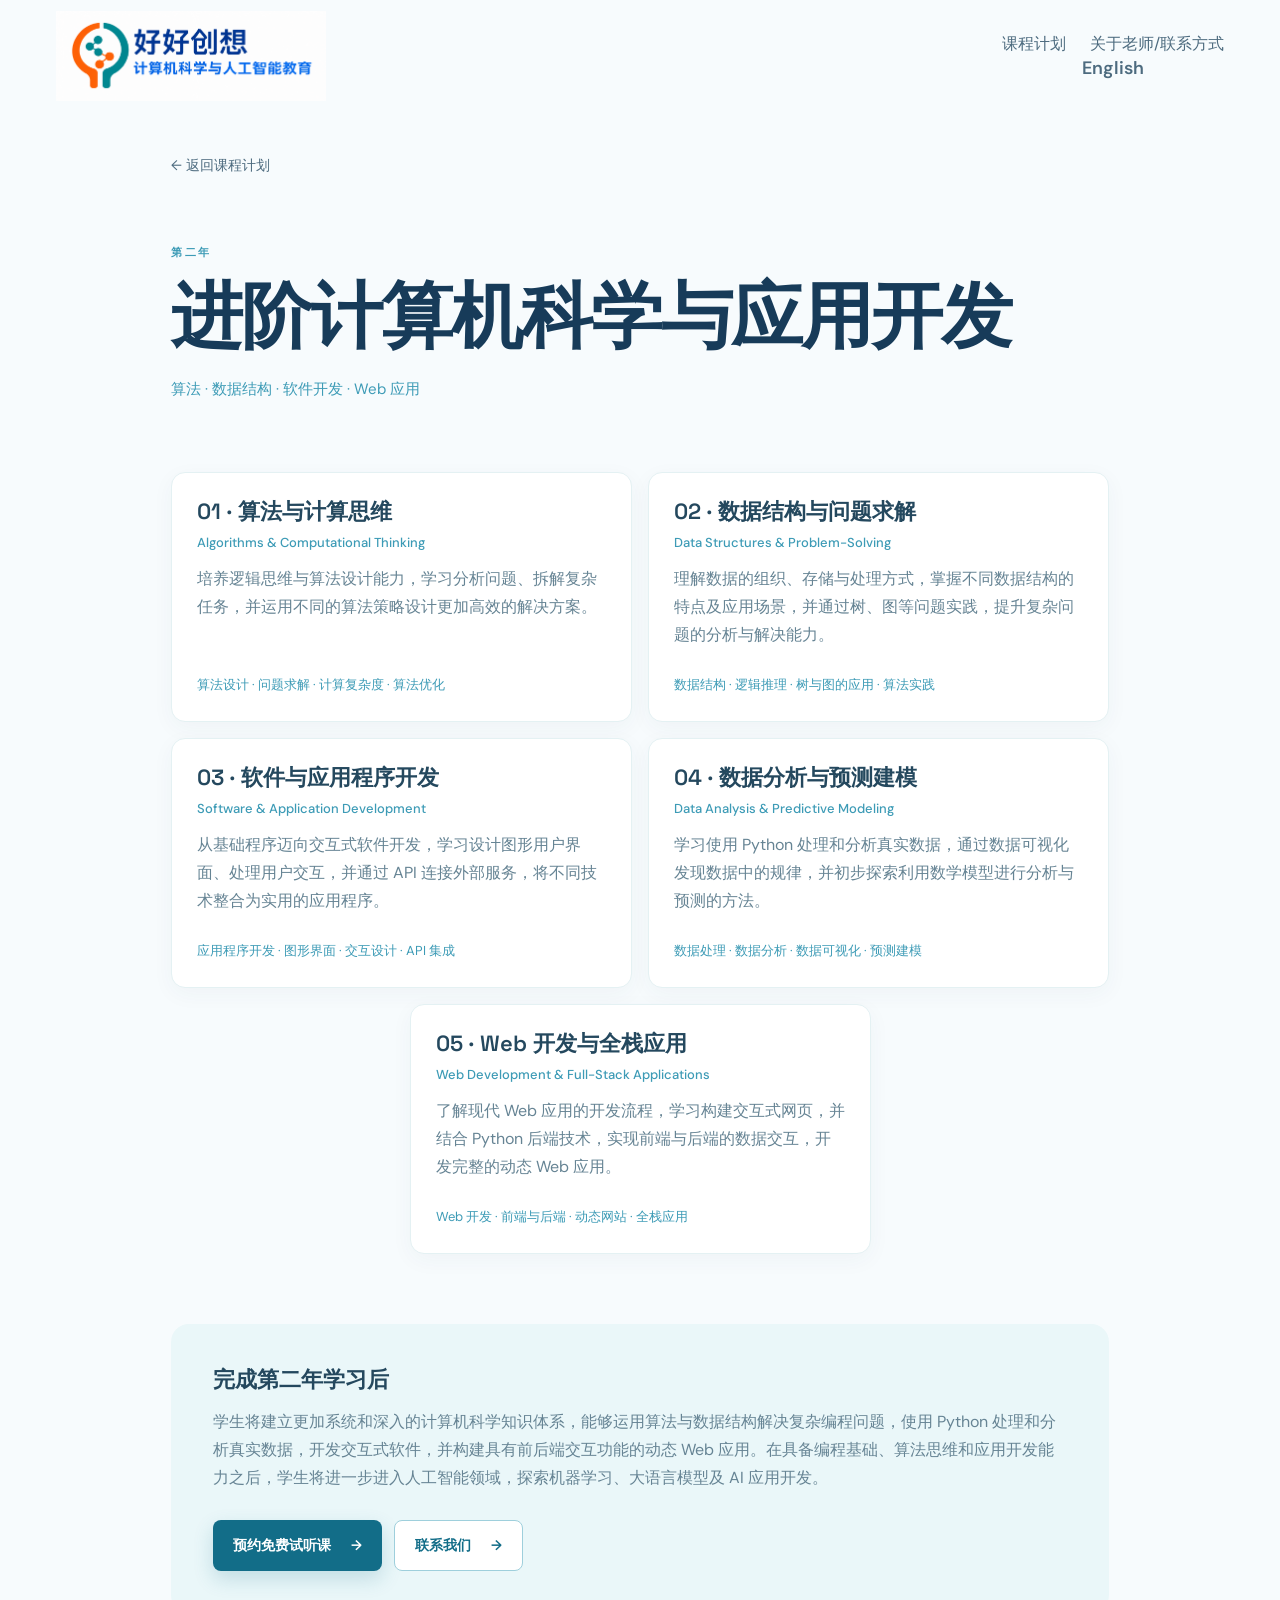
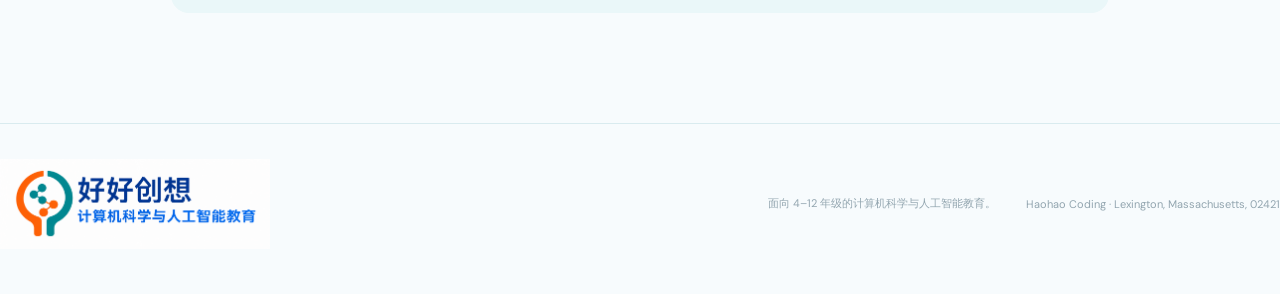
<file: year2-zh.html>
<!doctype html>
<html lang="zh-CN">
<head>
  <meta charset="utf-8">
  <meta name="viewport" content="width=device-width, initial-scale=1">
  <title>第二年 · 进阶计算机科学与应用开发 | HaoHao CodeLab</title>
  <link rel="stylesheet" href="static/style.css">
</head>
<body>
  <header class="site-header course-header">
    <a class="brand logo-brand" href="index-zh.html"><img src="static/logo-chinese.png" alt="好好创想"></a>
    <nav><a href="index-zh.html#programs">课程计划</a><a href="index-zh.html#about">关于老师/联系方式</a><a class="lang-switch" href="year2.html">English</a></nav>
  </header>
  <main class="course-detail">
    <a class="back-link" href="index-zh.html#programs">← 返回课程计划</a>
    <section class="course-hero"><p class="eyebrow">第二年</p><h1>进阶计算机科学与应用开发</h1><p class="course-topics">算法 · 数据结构 · 软件开发 · Web 应用</p></section>
    <section class="course-modules">
      <article><h2>01 · 算法与计算思维</h2><h3>Algorithms &amp; Computational Thinking</h3><p>培养逻辑思维与算法设计能力，学习分析问题、拆解复杂任务，并运用不同的算法策略设计更加高效的解决方案。</p><span class="module-topics">算法设计 · 问题求解 · 计算复杂度 · 算法优化</span></article>
      <article><h2>02 · 数据结构与问题求解</h2><h3>Data Structures &amp; Problem-Solving</h3><p>理解数据的组织、存储与处理方式，掌握不同数据结构的特点及应用场景，并通过树、图等问题实践，提升复杂问题的分析与解决能力。</p><span class="module-topics">数据结构 · 逻辑推理 · 树与图的应用 · 算法实践</span></article>
      <article><h2>03 · 软件与应用程序开发</h2><h3>Software &amp; Application Development</h3><p>从基础程序迈向交互式软件开发，学习设计图形用户界面、处理用户交互，并通过 API 连接外部服务，将不同技术整合为实用的应用程序。</p><span class="module-topics">应用程序开发 · 图形界面 · 交互设计 · API 集成</span></article>
      <article><h2>04 · 数据分析与预测建模</h2><h3>Data Analysis &amp; Predictive Modeling</h3><p>学习使用 Python 处理和分析真实数据，通过数据可视化发现数据中的规律，并初步探索利用数学模型进行分析与预测的方法。</p><span class="module-topics">数据处理 · 数据分析 · 数据可视化 · 预测建模</span></article>
      <article><h2>05 · Web 开发与全栈应用</h2><h3>Web Development &amp; Full-Stack Applications</h3><p>了解现代 Web 应用的开发流程，学习构建交互式网页，并结合 Python 后端技术，实现前端与后端的数据交互，开发完整的动态 Web 应用。</p><span class="module-topics">Web 开发 · 前端与后端 · 动态网站 · 全栈应用</span></article>
    </section>
    <section class="course-summary"><h2>完成第二年学习后</h2><p>学生将建立更加系统和深入的计算机科学知识体系，能够运用算法与数据结构解决复杂编程问题，使用 Python 处理和分析真实数据，开发交互式软件，并构建具有前后端交互功能的动态 Web 应用。在具备编程基础、算法思维和应用开发能力之后，学生将进一步进入人工智能领域，探索机器学习、大语言模型及 AI 应用开发。</p><div class="course-actions"><a class="button primary course-trial" href="https://docs.google.com/forms/d/e/1FAIpQLSfw8Fg6FSAq78Fn_FIO5PRlgtkp22YzAFxEVlggDdNf_swtWg/viewform?usp=header" target="_blank" rel="noopener">预约免费试听课 <span>→</span></a><a class="button course-contact" href="index-zh.html#contact">联系我们 <span>→</span></a></div></section>
  </main>
  <footer><a class="brand logo-brand" href="index-zh.html"><img src="static/logo-chinese.png" alt="好好创想"></a><p>面向 4–12 年级的计算机科学与人工智能教育。</p><span>Haohao Coding · Lexington, Massachusetts, 02421</span></footer>
</body>
</html>
</file>
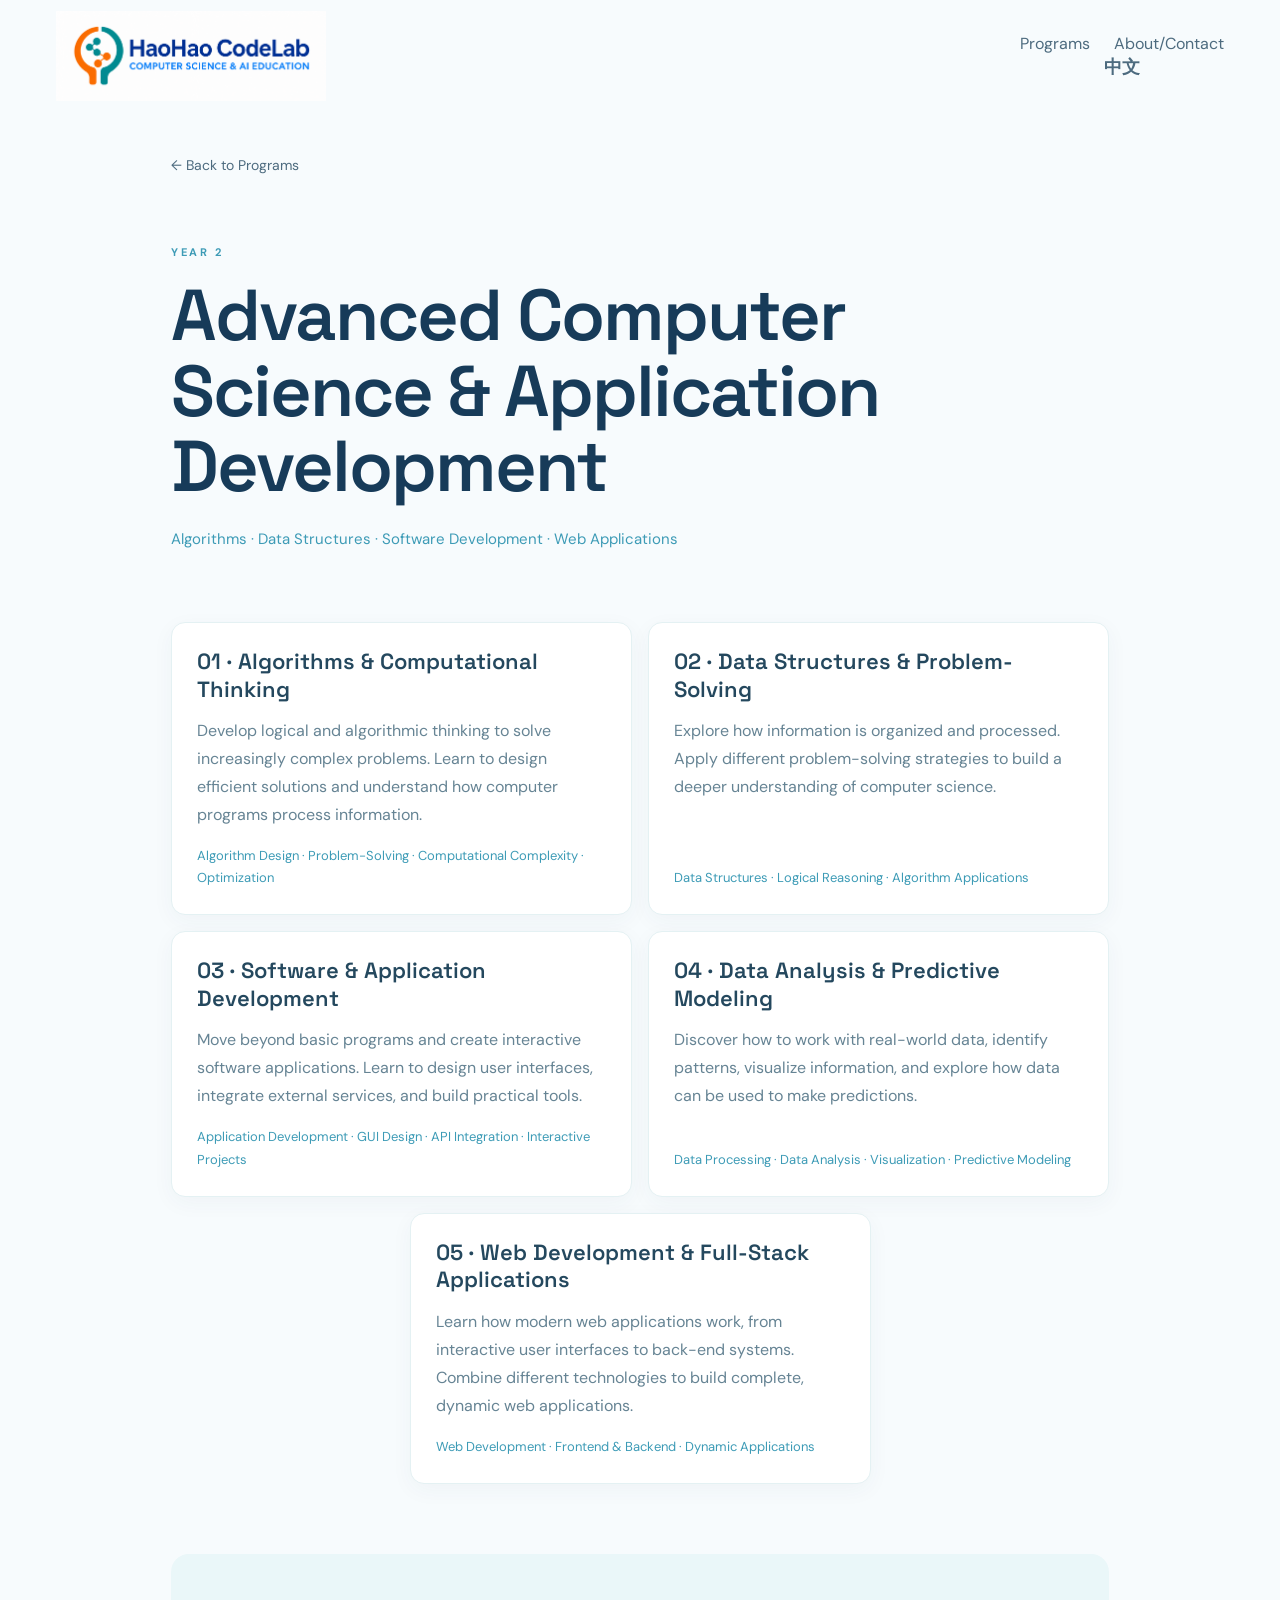
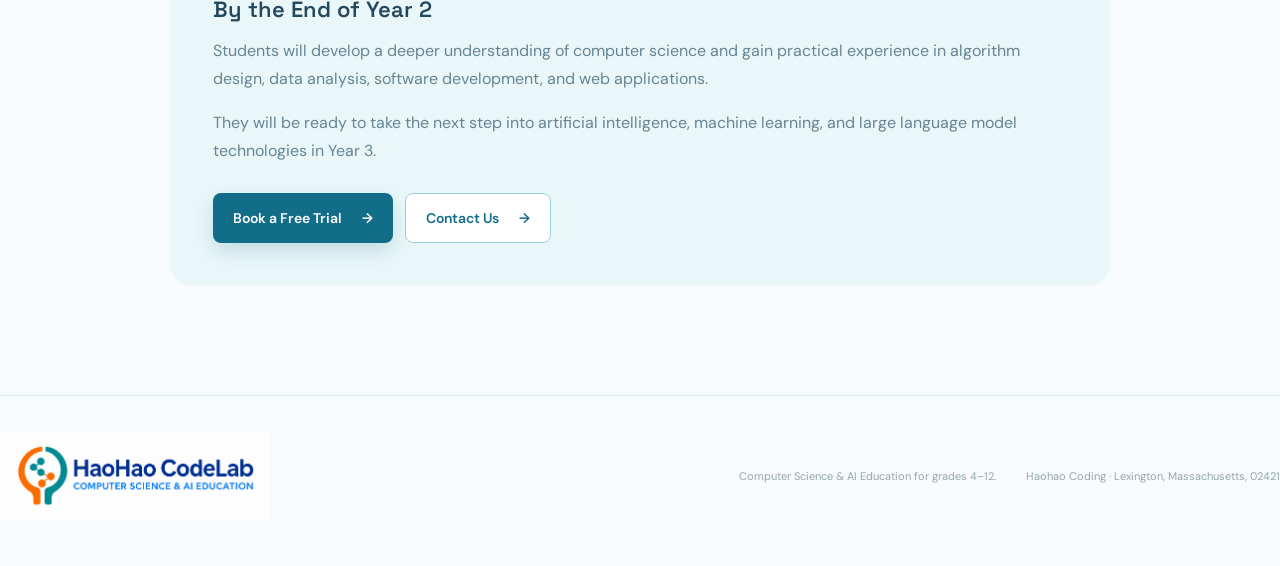
<file: year2.html>
<!doctype html>
<html lang="en">
<head>
  <meta charset="utf-8">
  <meta name="viewport" content="width=device-width, initial-scale=1">
  <title>Year 2 · Advanced Computer Science | HaoHao CodeLab</title>
  <link rel="stylesheet" href="static/style.css">
</head>
<body>
  <header class="site-header course-header">
    <a class="brand logo-brand" href="index.html"><img src="static/logo-english.png" alt="HaoHao CodeLab"></a>
    <nav><a href="index.html#programs">Programs</a><a href="index.html#contact">About/Contact</a><a class="lang-switch" href="index-zh.html">中文</a></nav>
  </header>
  <main class="course-detail">
    <a class="back-link" href="index.html#programs">← Back to Programs</a>
    <section class="course-hero"><p class="eyebrow">YEAR 2</p><h1>Advanced Computer Science &amp; Application Development</h1><p class="course-topics">Algorithms · Data Structures · Software Development · Web Applications</p></section>
    <section class="course-modules">
      <article><h2>01 · Algorithms &amp; Computational Thinking</h2><p>Develop logical and algorithmic thinking to solve increasingly complex problems. Learn to design efficient solutions and understand how computer programs process information.</p><span class="module-topics">Algorithm Design · Problem-Solving · Computational Complexity · Optimization</span></article>
      <article><h2>02 · Data Structures &amp; Problem-Solving</h2><p>Explore how information is organized and processed. Apply different problem-solving strategies to build a deeper understanding of computer science.</p><span class="module-topics">Data Structures · Logical Reasoning · Algorithm Applications</span></article>
      <article><h2>03 · Software &amp; Application Development</h2><p>Move beyond basic programs and create interactive software applications. Learn to design user interfaces, integrate external services, and build practical tools.</p><span class="module-topics">Application Development · GUI Design · API Integration · Interactive Projects</span></article>
      <article><h2>04 · Data Analysis &amp; Predictive Modeling</h2><p>Discover how to work with real-world data, identify patterns, visualize information, and explore how data can be used to make predictions.</p><span class="module-topics">Data Processing · Data Analysis · Visualization · Predictive Modeling</span></article>
      <article><h2>05 · Web Development &amp; Full-Stack Applications</h2><p>Learn how modern web applications work, from interactive user interfaces to back-end systems. Combine different technologies to build complete, dynamic web applications.</p><span class="module-topics">Web Development · Frontend &amp; Backend · Dynamic Applications</span></article>
    </section>
    <section class="course-summary"><h2>By the End of Year 2</h2><p>Students will develop a deeper understanding of computer science and gain practical experience in algorithm design, data analysis, software development, and web applications.</p><p>They will be ready to take the next step into artificial intelligence, machine learning, and large language model technologies in Year 3.</p><div class="course-actions"><a class="button primary course-trial" href="https://docs.google.com/forms/d/e/1FAIpQLSfw8Fg6FSAq78Fn_FIO5PRlgtkp22YzAFxEVlggDdNf_swtWg/viewform?usp=header" target="_blank" rel="noopener">Book a Free Trial <span>→</span></a><a class="button course-contact" href="index.html#contact">Contact Us <span>→</span></a></div></section>
  </main>
  <footer><a class="brand logo-brand" href="index.html"><img src="static/logo-english.png" alt="HaoHao CodeLab"></a><p>Computer Science &amp; AI Education for grades 4–12.</p><span>Haohao Coding · Lexington, Massachusetts, 02421</span></footer>
</body>
</html>
</file>
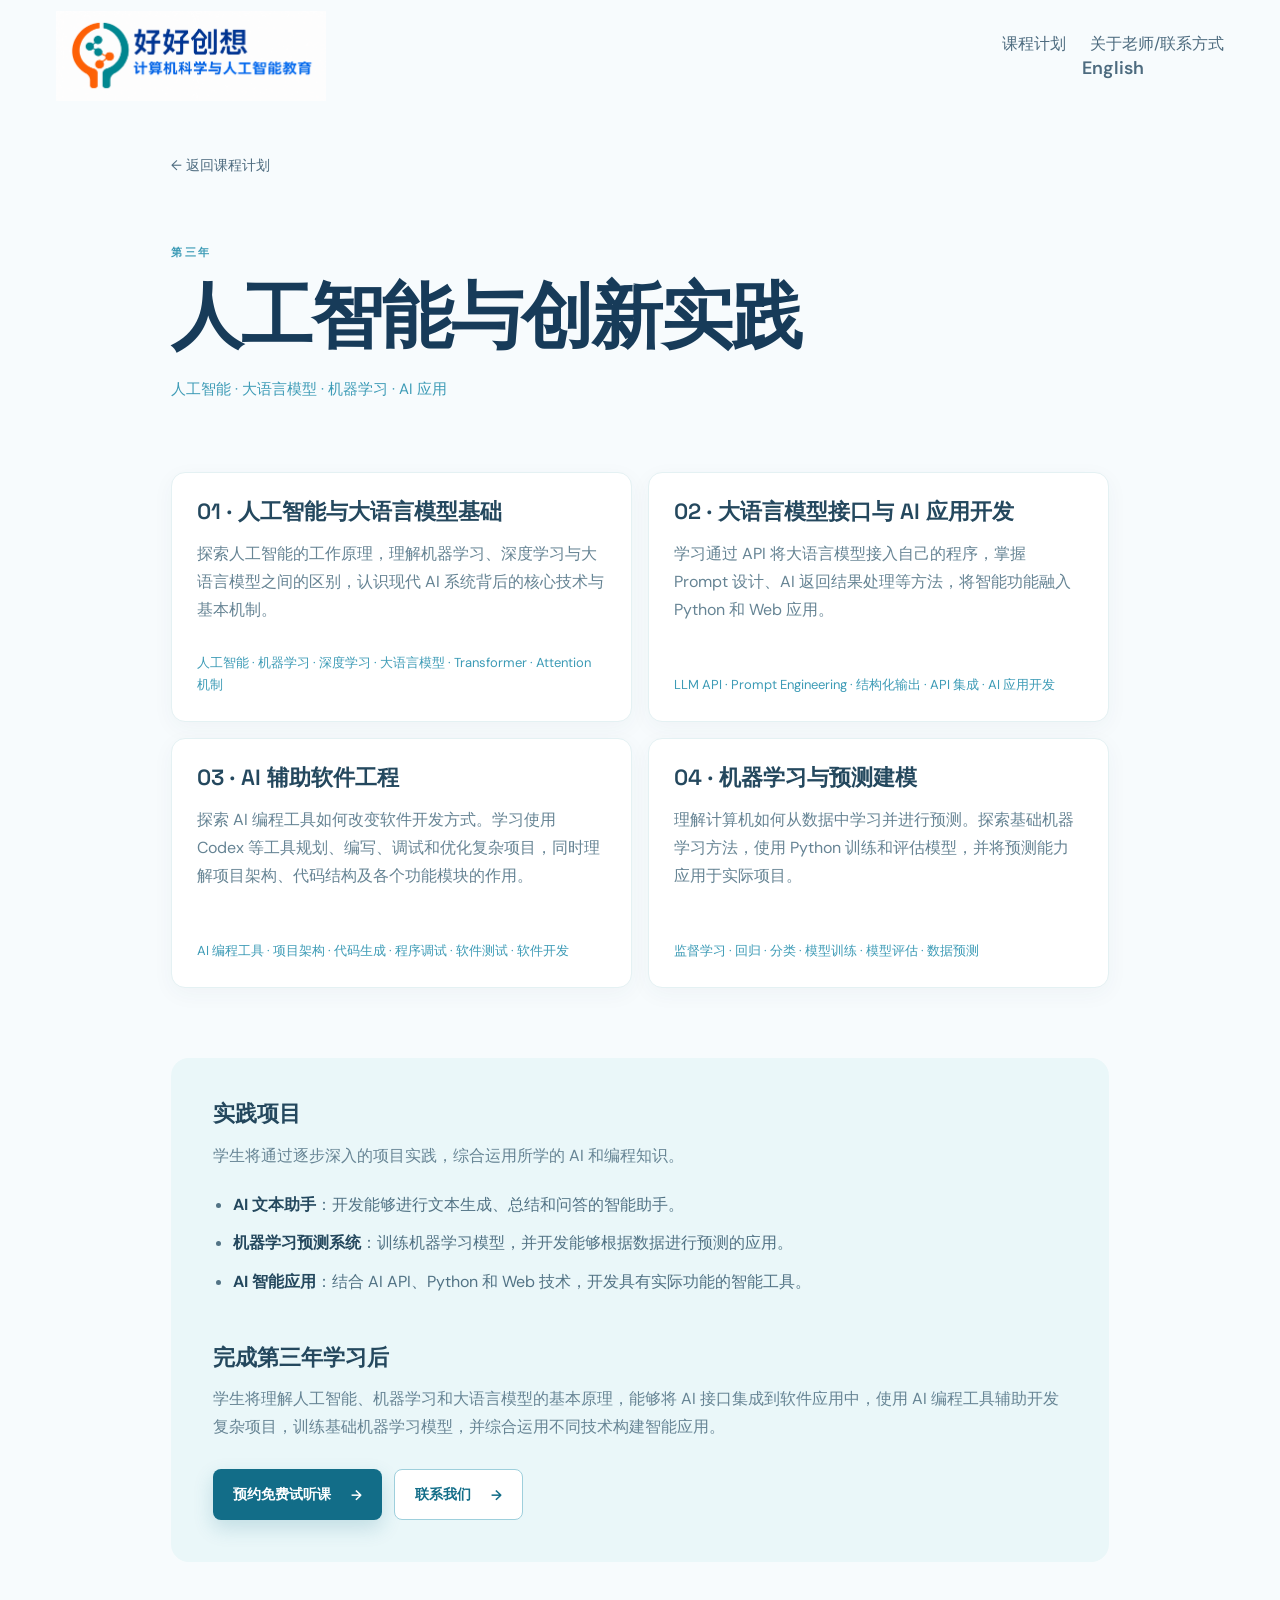
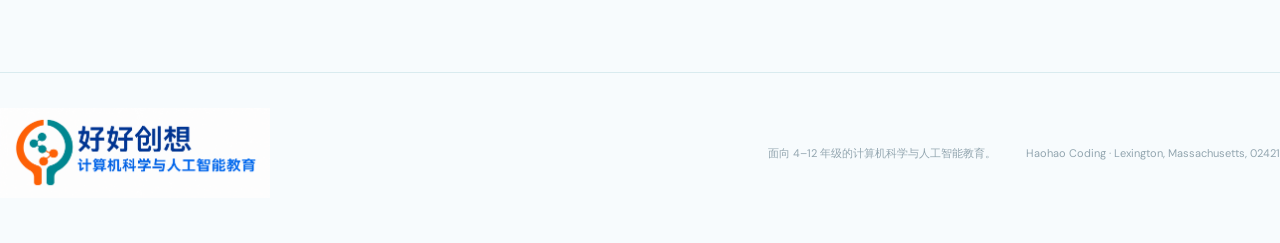
<file: year3-zh.html>
<!doctype html>
<html lang="zh-CN">
<head>
  <meta charset="utf-8">
  <meta name="viewport" content="width=device-width, initial-scale=1">
  <title>第三年 · 人工智能与创新实践 | HaoHao CodeLab</title>
  <link rel="stylesheet" href="static/style.css">
</head>
<body>
  <header class="site-header course-header">
    <a class="brand logo-brand" href="index-zh.html"><img src="static/logo-chinese.png" alt="好好创想"></a>
    <nav><a href="index-zh.html#programs">课程计划</a><a href="index-zh.html#about">关于老师/联系方式</a><a class="lang-switch" href="year3.html">English</a></nav>
  </header>
  <main class="course-detail">
    <a class="back-link" href="index-zh.html#programs">← 返回课程计划</a>
    <section class="course-hero"><p class="eyebrow">第三年</p><h1>人工智能与创新实践</h1><p class="course-topics">人工智能 · 大语言模型 · 机器学习 · AI 应用</p></section>
    <section class="course-modules modules-four">
      <article><h2>01 · 人工智能与大语言模型基础</h2><p>探索人工智能的工作原理，理解机器学习、深度学习与大语言模型之间的区别，认识现代 AI 系统背后的核心技术与基本机制。</p><span class="module-topics">人工智能 · 机器学习 · 深度学习 · 大语言模型 · Transformer · Attention 机制</span></article>
      <article><h2>02 · 大语言模型接口与 AI 应用开发</h2><p>学习通过 API 将大语言模型接入自己的程序，掌握 Prompt 设计、AI 返回结果处理等方法，将智能功能融入 Python 和 Web 应用。</p><span class="module-topics">LLM API · Prompt Engineering · 结构化输出 · API 集成 · AI 应用开发</span></article>
      <article><h2>03 · AI 辅助软件工程</h2><p>探索 AI 编程工具如何改变软件开发方式。学习使用 Codex 等工具规划、编写、调试和优化复杂项目，同时理解项目架构、代码结构及各个功能模块的作用。</p><span class="module-topics">AI 编程工具 · 项目架构 · 代码生成 · 程序调试 · 软件测试 · 软件开发</span></article>
      <article><h2>04 · 机器学习与预测建模</h2><p>理解计算机如何从数据中学习并进行预测。探索基础机器学习方法，使用 Python 训练和评估模型，并将预测能力应用于实际项目。</p><span class="module-topics">监督学习 · 回归 · 分类 · 模型训练 · 模型评估 · 数据预测</span></article>
    </section>
    <section class="course-summary"><h2>实践项目</h2><p>学生将通过逐步深入的项目实践，综合运用所学的 AI 和编程知识。</p><ul><li><strong>AI 文本助手</strong>：开发能够进行文本生成、总结和问答的智能助手。</li><li><strong>机器学习预测系统</strong>：训练机器学习模型，并开发能够根据数据进行预测的应用。</li><li><strong>AI 智能应用</strong>：结合 AI API、Python 和 Web 技术，开发具有实际功能的智能工具。</li></ul><h2>完成第三年学习后</h2><p>学生将理解人工智能、机器学习和大语言模型的基本原理，能够将 AI 接口集成到软件应用中，使用 AI 编程工具辅助开发复杂项目，训练基础机器学习模型，并综合运用不同技术构建智能应用。</p><div class="course-actions"><a class="button primary course-trial" href="https://docs.google.com/forms/d/e/1FAIpQLSfw8Fg6FSAq78Fn_FIO5PRlgtkp22YzAFxEVlggDdNf_swtWg/viewform?usp=header" target="_blank" rel="noopener">预约免费试听课 <span>→</span></a><a class="button course-contact" href="index-zh.html#contact">联系我们 <span>→</span></a></div></section>
  </main>
  <footer><a class="brand logo-brand" href="index-zh.html"><img src="static/logo-chinese.png" alt="好好创想"></a><p>面向 4–12 年级的计算机科学与人工智能教育。</p><span>Haohao Coding · Lexington, Massachusetts, 02421</span></footer>
</body>
</html>
</file>
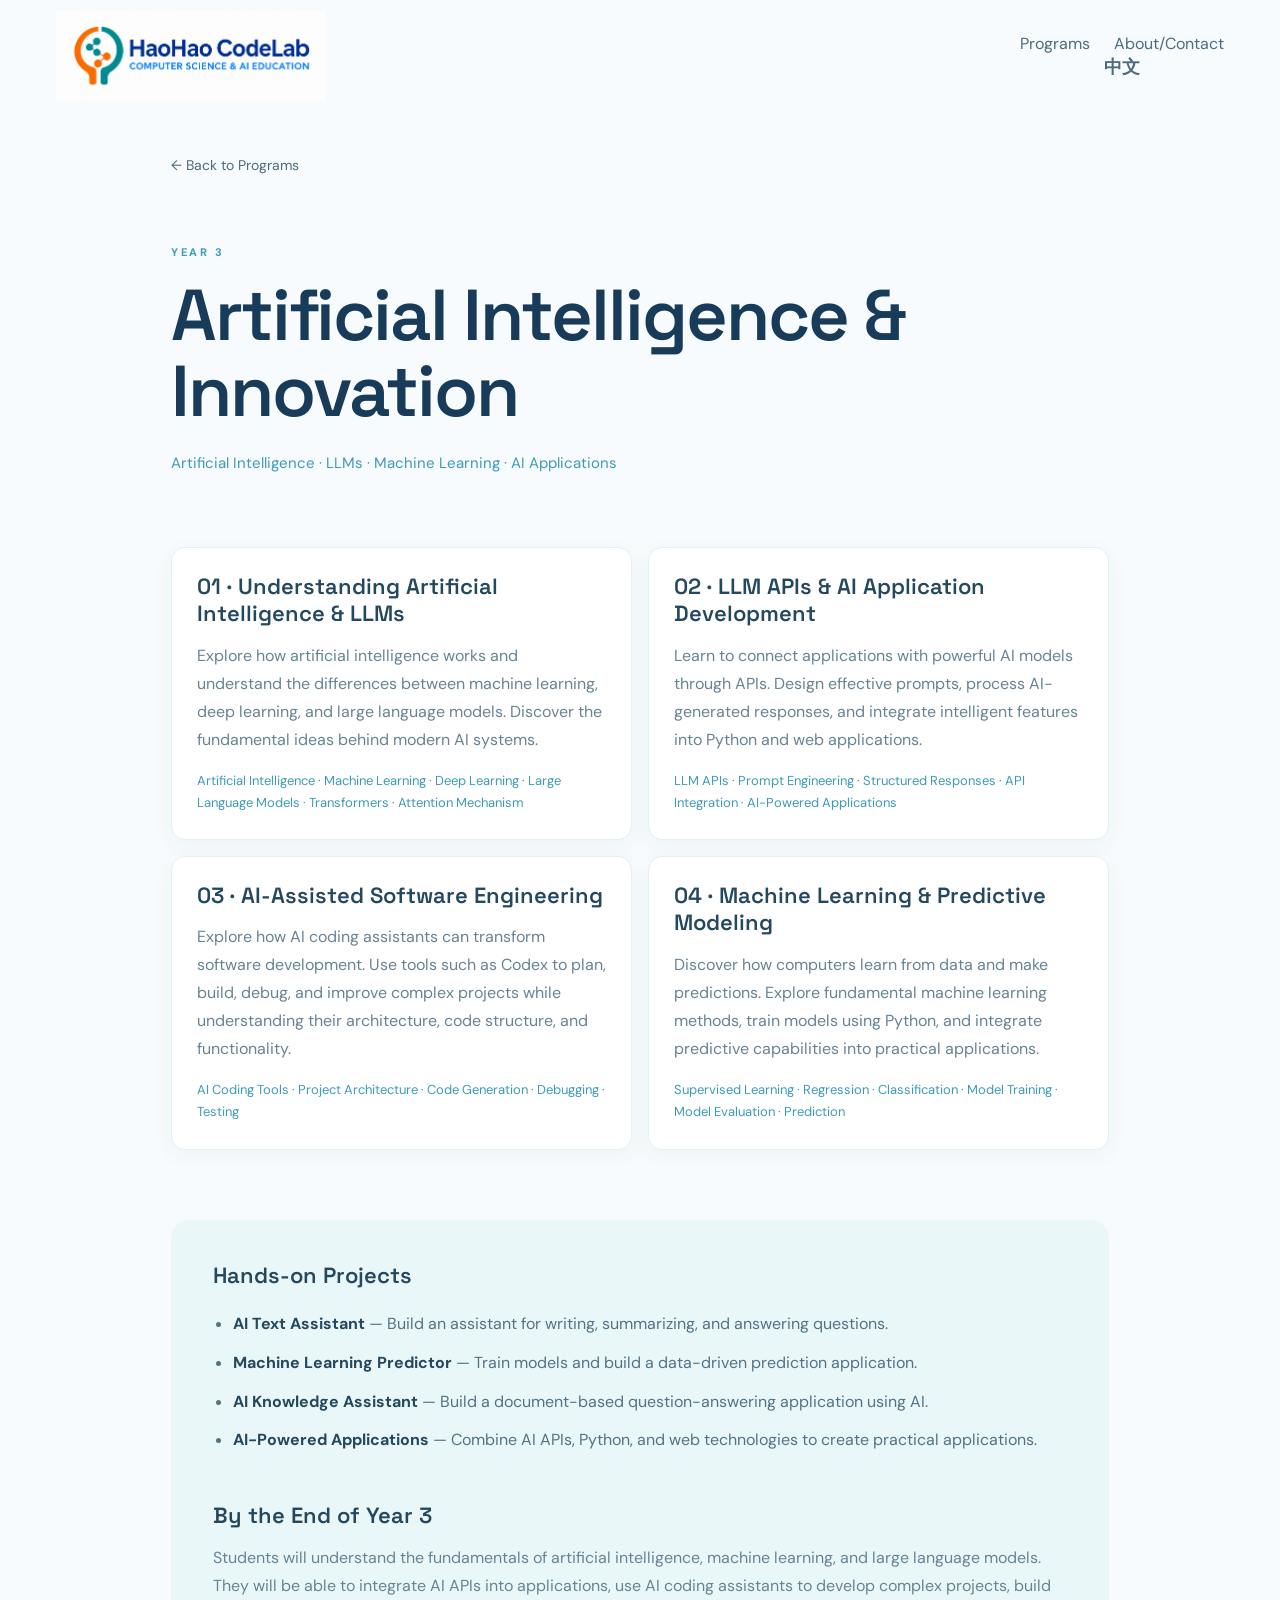
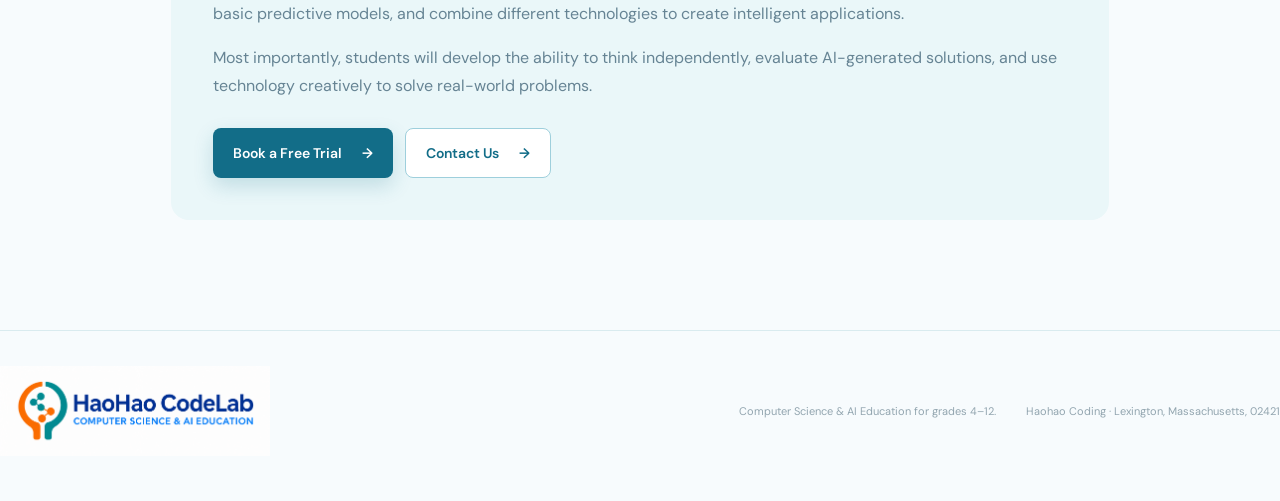
<file: year3.html>
<!doctype html>
<html lang="en">
<head>
  <meta charset="utf-8">
  <meta name="viewport" content="width=device-width, initial-scale=1">
  <title>Year 3 · Artificial Intelligence &amp; Innovation | HaoHao CodeLab</title>
  <link rel="stylesheet" href="static/style.css">
</head>
<body>
  <header class="site-header course-header">
    <a class="brand logo-brand" href="index.html"><img src="static/logo-english.png" alt="HaoHao CodeLab"></a>
    <nav><a href="index.html#programs">Programs</a><a href="index.html#contact">About/Contact</a><a class="lang-switch" href="index-zh.html">中文</a></nav>
  </header>
  <main class="course-detail">
    <a class="back-link" href="index.html#programs">← Back to Programs</a>
    <section class="course-hero"><p class="eyebrow">YEAR 3</p><h1>Artificial Intelligence &amp; Innovation</h1><p class="course-topics">Artificial Intelligence · LLMs · Machine Learning · AI Applications</p></section>
    <section class="course-modules modules-four">
      <article><h2>01 · Understanding Artificial Intelligence &amp; LLMs</h2><p>Explore how artificial intelligence works and understand the differences between machine learning, deep learning, and large language models. Discover the fundamental ideas behind modern AI systems.</p><span class="module-topics">Artificial Intelligence · Machine Learning · Deep Learning · Large Language Models · Transformers · Attention Mechanism</span></article>
      <article><h2>02 · LLM APIs &amp; AI Application Development</h2><p>Learn to connect applications with powerful AI models through APIs. Design effective prompts, process AI-generated responses, and integrate intelligent features into Python and web applications.</p><span class="module-topics">LLM APIs · Prompt Engineering · Structured Responses · API Integration · AI-Powered Applications</span></article>
      <article><h2>03 · AI-Assisted Software Engineering</h2><p>Explore how AI coding assistants can transform software development. Use tools such as Codex to plan, build, debug, and improve complex projects while understanding their architecture, code structure, and functionality.</p><span class="module-topics">AI Coding Tools · Project Architecture · Code Generation · Debugging · Testing</span></article>
      <article><h2>04 · Machine Learning &amp; Predictive Modeling</h2><p>Discover how computers learn from data and make predictions. Explore fundamental machine learning methods, train models using Python, and integrate predictive capabilities into practical applications.</p><span class="module-topics">Supervised Learning · Regression · Classification · Model Training · Model Evaluation · Prediction</span></article>
    </section>
    <section class="course-summary"><h2>Hands-on Projects</h2><ul><li><strong>AI Text Assistant</strong> — Build an assistant for writing, summarizing, and answering questions.</li><li><strong>Machine Learning Predictor</strong> — Train models and build a data-driven prediction application.</li><li><strong>AI Knowledge Assistant</strong> — Build a document-based question-answering application using AI.</li><li><strong>AI-Powered Applications</strong> — Combine AI APIs, Python, and web technologies to create practical applications.</li></ul><h2>By the End of Year 3</h2><p>Students will understand the fundamentals of artificial intelligence, machine learning, and large language models. They will be able to integrate AI APIs into applications, use AI coding assistants to develop complex projects, build basic predictive models, and combine different technologies to create intelligent applications.</p><p>Most importantly, students will develop the ability to think independently, evaluate AI-generated solutions, and use technology creatively to solve real-world problems.</p><div class="course-actions"><a class="button primary course-trial" href="https://docs.google.com/forms/d/e/1FAIpQLSfw8Fg6FSAq78Fn_FIO5PRlgtkp22YzAFxEVlggDdNf_swtWg/viewform?usp=header" target="_blank" rel="noopener">Book a Free Trial <span>→</span></a><a class="button course-contact" href="index.html#contact">Contact Us <span>→</span></a></div></section>
  </main>
  <footer><a class="brand logo-brand" href="index.html"><img src="static/logo-english.png" alt="HaoHao CodeLab"></a><p>Computer Science &amp; AI Education for grades 4–12.</p><span>Haohao Coding · Lexington, Massachusetts, 02421</span></footer>
</body>
</html>
</file>
<file: static/style.css>
@import url('https://fonts.googleapis.com/css2?family=DM+Sans:wght@400;500;600;700&family=Space+Grotesk:wght@500;600;700&display=swap');
.visual-card img{height:150px;object-fit:contain;background:#fff}.visual-card small{display:none}.visual-cards{inset:8% 4% 10%;gap:12px}
.logo-brand{display:block;width:270px}.logo-brand img{display:block;width:100%;height:auto}.site-header{min-height:112px}
.about-photo{display:none}.about-section{grid-template-columns:1fr;gap:0}.ai-diagram{display:none}.llm-mini-diagram{display:block;width:100%;max-height:105px;object-fit:cover;object-position:center;border-radius:8px;margin-top:5px}.visual-cards{position:absolute;z-index:2;inset:12% 7% 12%;display:grid;grid-template-columns:repeat(3,1fr);gap:10px;align-items:center}.visual-card{background:#ffffffed;border-radius:12px;padding:7px;box-shadow:0 10px 25px #19536b25;color:#24485e}.visual-card img{display:block;width:100%;height:125px;object-fit:cover;border-radius:8px}.visual-card strong{display:block;font:600 12px 'Space Grotesk';margin:9px 3px 4px}.visual-card small{display:block;font-size:9px;line-height:1.35;color:#78909f;margin:0 3px 4px}.projects-section{padding:95px 0 120px}.project-grid{display:grid;grid-template-columns:repeat(3,1fr);gap:16px}.project-card{background:#fff;border:1px solid #e4f1f3;border-radius:14px;padding:14px;box-shadow:0 6px 22px #294d5d0b}.video-placeholder{height:160px;border-radius:10px;background:linear-gradient(135deg,#bceaf0,#8ccbd8);display:grid;place-items:center;color:#fff;font-size:34px}.video-placeholder small{display:block;font-size:9px;letter-spacing:1.5px}.project-card h3{font:600 17px 'Space Grotesk';color:#24485e;margin:18px 4px 7px}.project-card p{font-size:12px;color:#78909f;margin:0 4px 5px}.project-more{margin-top:30px}
.google-link{display:flex;align-items:center;justify-content:center;text-decoration:none}.link-arrow{margin-left:auto}.form-intro{display:flex;align-items:center;gap:12px;padding-bottom:20px;border-bottom:1px solid #e5eff1}.form-check{display:grid;place-items:center;width:34px;height:34px;border-radius:50%;background:#d9f3f3;color:#218b9d;font-weight:700}.form-intro strong{display:block;color:#24485e;font:600 17px 'Space Grotesk'}.form-intro small{display:block;color:#8ba1ab;font-size:11px;margin-top:4px}.form-copy{color:#668494;font-size:13px;line-height:1.65;margin:20px 0}.form-footnote{display:block;text-align:center;color:#9aadb7;font-size:10px;margin-top:14px}
:root{font-family:'DM Sans',sans-serif;color:#18324a;background:#f7fbfd}*{box-sizing:border-box}html{scroll-behavior:smooth}body{margin:0}main{max-width:1280px;margin:auto;padding:0 56px}.site-header{height:88px;display:flex;align-items:center;justify-content:space-between}.brand{display:flex;align-items:center;gap:11px;color:#173b59;text-decoration:none;font-weight:700;font-size:17px;line-height:1.05}.brand small{display:block;font-size:8px;letter-spacing:2px;color:#6d91aa;margin-top:5px}.brand-mark{display:grid;place-items:center;width:35px;height:35px;background:#bce8f1;border-radius:10px;color:#106484;font-family:serif;font-size:22px}nav{display:flex;gap:32px;align-items:center}nav a,.text-link{color:#4d6b7f;text-decoration:none;font-size:14px}.nav-cta{border:1px solid #9ecfdc;border-radius:999px;padding:11px 18px;color:#12627d!important}.hero-home{display:grid;grid-template-columns:1.02fr .98fr;gap:30px;min-height:585px;align-items:center;padding:48px 0 72px}.eyebrow{font-size:11px;letter-spacing:2.5px;color:#3d9bb6;font-weight:700;margin:0 0 19px}.hero-copy h1,.section h2,.about-copy h2,.trial-section h2{font-family:'Space Grotesk',sans-serif;font-size:clamp(42px,5vw,70px);line-height:1.05;letter-spacing:-2.5px;margin:0;color:#173b59}.hero-copy h1 span,.section h2 span,.about-copy h2 span,.trial-section h2 span{color:#45aec2}.hero-lede{font-size:18px;line-height:1.65;color:#587488;max-width:515px;margin:27px 0}.hero-actions{display:flex;align-items:center;gap:26px}.button{display:inline-flex;gap:20px;align-items:center;text-decoration:none;border:0;cursor:pointer;border-radius:8px;padding:15px 20px;font:600 14px 'DM Sans'}.primary{background:#126d88;color:#fff;box-shadow:0 8px 20px #126d8830}.text-link{font-weight:600}.hero-note{display:flex;align-items:center;gap:12px;margin-top:48px;font-size:12px;line-height:1.5;color:#7892a2}.hero-note strong{color:#467187;font-weight:600}.note-icon{display:grid;place-items:center;width:29px;height:29px;border-radius:50%;background:#d8f4f7;color:#3ca6bc}.hero-art{height:460px;position:relative;background:linear-gradient(135deg,#daf5f7,#aee2ec);border-radius:45% 45% 38% 42%;overflow:hidden}.hero-art:after{content:'';position:absolute;inset:25px;border:1px solid #fff8;border-radius:45%;transform:rotate(-11deg)}.code-card{position:absolute;z-index:2;left:16%;top:25%;width:68%;padding:18px 20px 25px;background:#173b59ed;border-radius:15px;box-shadow:0 20px 35px #19536b35;transform:rotate(-5deg)}.code-top{color:#a8c3d1;font-size:10px;display:flex;gap:6px;align-items:center;margin-bottom:25px}.code-top i{display:block;width:7px;height:7px;border-radius:50%;background:#69d1d1}.code-top i:nth-child(2){background:#f5d37a}.code-top i:nth-child(3){background:#e58a88}.code-top span{margin-left:auto}.code-card code{color:#d6f5f2;line-height:1.65;font-size:18px}.code-card b{color:#f4a87d}.code-card em{color:#79d9c3;font-style:normal}.code-card code span{color:#9dc8f4}.code-card strong{color:#f5d37a;font-weight:400}.spark{position:absolute;z-index:2;right:16%;top:19%;font-size:30px;color:#fff}.pill{position:absolute;z-index:3;bottom:15%;right:14%;padding:10px 14px;border-radius:30px;background:#fff;color:#347790;font-size:9px;letter-spacing:1px;font-weight:700;box-shadow:0 9px 20px #247a8b25}.trust-row{display:grid;grid-template-columns:repeat(3,1fr);border-top:1px solid #d9ebef;border-bottom:1px solid #d9ebef;padding:28px 0;margin-bottom:120px}.trust-row div{padding:0 35px;border-right:1px solid #d9ebef}.trust-row div:first-child{padding-left:0}.trust-row div:last-child{border:0}.trust-row strong{display:block;color:#183e58;font:600 19px 'Space Grotesk';margin-bottom:6px}.trust-row span{color:#7892a2;font-size:12px}.section{padding-bottom:130px}.section-heading{display:grid;grid-template-columns:1fr 1fr;gap:50px;align-items:end;margin-bottom:42px}.section-heading p:last-child{color:#6d8797;line-height:1.7;max-width:390px;margin:0 0 5px}.section h2,.about-copy h2,.trial-section h2{font-size:45px;letter-spacing:-1.8px}.program-grid{display:grid;grid-template-columns:repeat(4,1fr);gap:14px}.program-grid article{background:#fff;padding:25px 21px 22px;border-radius:14px;box-shadow:0 6px 22px #294d5d0b;border:1px solid #e4f1f3}.program-icon{width:39px;height:39px;border-radius:11px;display:grid;place-items:center;font-size:18px;font-weight:700;margin-bottom:27px}.python{background:#fff0c6;color:#b67d00}.algorithms{background:#e5ddff;color:#7960cb}.web{background:#d4f1e7;color:#258565;font-size:14px}.ai{background:#d8eafa;color:#3e83bb}.program-grid h3{font:600 17px 'Space Grotesk';margin:0 0 11px;color:#24485e}.program-grid p{color:#78909f;font-size:13px;line-height:1.55;min-height:62px}.about-section{display:grid;grid-template-columns:.9fr 1.1fr;gap:90px;align-items:center;padding:85px 56px 140px;background:#eaf7f9;margin:0 -56px}.about-photo{height:430px;background:linear-gradient(145deg,#b8e5eb,#76bdcb);border-radius:35px 8px 35px 8px;display:grid;place-items:center}.photo-placeholder{text-align:center;color:#fff8;font:700 30px/1.1 'Space Grotesk';letter-spacing:4px;transform:rotate(-8deg)}.about-copy>p:not(.eyebrow),.trial-section>div>p:last-child{color:#668494;line-height:1.75;max-width:480px}.about-copy ul{list-style:none;padding:18px 0 0;margin:0}.about-copy li{padding:16px 0;border-bottom:1px solid #c7e5e9;color:#527385;font-size:14px}.about-copy li strong{color:#44aabe;margin-right:22px;font-size:11px}.trial-section{display:grid;grid-template-columns:.9fr 1.1fr;gap:90px;padding:130px 0}.trial-card{background:#fff;padding:29px;border-radius:16px;box-shadow:0 10px 35px #254d6014;border:1px solid #e2f0f2}.google-button{width:100%;height:47px;border:1px solid #cfdee5;border-radius:7px;background:#fff;color:#466173;font:600 14px 'DM Sans';cursor:pointer}.google-g{font:700 17px Arial;color:#4285f4;margin-right:10px}.form-divider{display:flex;align-items:center;gap:10px;color:#9aadb7;font-size:11px;margin:22px 0}.form-divider:before,.form-divider:after{content:'';height:1px;background:#e5eff1;flex:1}label{display:block;color:#567587;font-size:11px;font-weight:600;margin-bottom:14px}input,select{display:block;width:100%;margin-top:7px;border:1px solid #d7e6ea;border-radius:6px;padding:11px;font:13px 'DM Sans';color:#78909f;background:#fbfeff}.form-row{display:grid;grid-template-columns:1fr 1fr;gap:12px}.full{width:100%;justify-content:space-between;margin-top:3px}.trial-card small{display:block;text-align:center;color:#9aadb7;font-size:10px;margin-top:13px}footer{border-top:1px solid #d9ebef;padding:35px 0 45px;display:flex;align-items:center;gap:30px;color:#92a5af;font-size:11px}footer .brand{margin-right:auto}footer p{margin:0}@media(max-width:800px){main{padding:0 22px}.site-header{height:75px}nav a:not(.nav-cta){display:none}.hero-home,.about-section,.trial-section{grid-template-columns:1fr;gap:45px}.hero-home{padding:45px 0}.hero-art{height:350px}.trust-row{margin-bottom:80px}.program-grid{grid-template-columns:1fr 1fr}.section-heading{grid-template-columns:1fr;gap:18px}.about-section{margin:0 -22px;padding-left:22px;padding-right:22px}.about-photo{height:300px}.trial-section{padding:85px 0}.section{padding-bottom:80px}footer{display:block}footer .brand{margin-bottom:18px}footer p{margin-bottom:10px}}@media(max-width:480px){.hero-copy h1{font-size:43px}.program-grid,.form-row{grid-template-columns:1fr}.hero-actions{align-items:flex-start;flex-direction:column;gap:16px}.trust-row{grid-template-columns:1fr;gap:20px}.trust-row div{padding:0;border:0}.code-card{left:8%;width:84%}.code-card code{font-size:14px}}

/* Final image display override: preserve the complete artwork without cropping. */
.visual-card img{height:150px;object-fit:contain;background:#fff;object-position:center}.visual-card{overflow:hidden}
@media(max-width:800px){.visual-card img{height:115px}}

/* Stack hero visual cards vertically. */
.visual-cards{grid-template-columns:1fr;inset:7% 14% 7%;gap:8px}.visual-card{display:grid;grid-template-columns:92px 1fr;column-gap:10px;align-items:center;padding:6px}.visual-card img{height:76px;grid-row:span 2}.visual-card strong{margin:0;font-size:11px}.visual-card small{display:none}.hero-art{min-height:520px}
@media(max-width:800px){.hero-art{min-height:470px}.visual-cards{inset:6% 12%}.visual-card{grid-template-columns:78px 1fr}.visual-card img{height:64px}}

/* Larger stacked visual cards with titles above images. */
.visual-cards{inset:5% 11% 5%;gap:10px}.visual-card{display:flex;flex-direction:column;align-items:stretch;padding:8px}.visual-card strong{order:-1;margin:0 3px 6px;font-size:12px}.visual-card img{width:100%;height:105px;grid-row:auto}.hero-art{min-height:620px}
@media(max-width:800px){.hero-art{min-height:560px}.visual-cards{inset:5% 10%}.visual-card img{height:88px}}

@media(min-width:801px){.hero-art{min-height:680px}.visual-cards{inset:3% 7% 3%;gap:8px}.visual-card{padding:6px;text-align:center}.visual-card strong{font-size:14px;margin:0 0 5px}.visual-card img{height:145px}.visual-card small{text-align:center}}

/* Final hero-art shape override. */
.hero-art{border-radius:20% 20% 20% 20%}.pill{display:none}

.visual-cards{inset:1% 15% 1%}

@media(max-width:800px){.hero-art{display:none}}
.project-video{display:block;width:100%;height:160px;object-fit:contain;border-radius:10px;background:#eaf8fa}
.hero-copy h1 span{color:#173b59}
.video-preview{position:relative;overflow:hidden;height:clamp(210px,32vw,390px);border-radius:10px;background:#dceff2}.video-preview video,.video-preview-image{display:block;width:100%;height:100%;object-fit:contain;background:#dceff2}.video-preview video{display:none}.video-preview.is-playing video{display:block}.video-preview.is-playing .video-preview-image{display:none}.video-play-button{position:absolute;z-index:2;left:50%;top:50%;width:76px;height:76px;border:0;border-radius:50%;transform:translate(-50%,-50%);display:grid;place-items:center;background:#126d88e8;color:#fff;cursor:pointer;box-shadow:0 12px 28px #126d8845;transition:all .25s ease}.video-play-button:before{content:'';margin-left:5px;border-top:12px solid transparent;border-bottom:12px solid transparent;border-left:18px solid currentColor}.video-preview.is-playing .video-play-button{left:18px;top:auto;bottom:18px;width:46px;height:46px;transform:none;background:#173b59dd}.video-preview.is-playing .video-play-button:before{width:14px;height:17px;margin-left:0;border:0;border-left:4px solid currentColor;border-right:4px solid currentColor}.video-play-button:hover{transform:translate(-50%,-50%) scale(1.08);background:#0d5870;box-shadow:0 16px 34px #126d8860}.video-preview.is-playing .video-play-button:hover{transform:scale(1.08)}.video-fullscreen-button{position:absolute;z-index:3;right:14px;bottom:14px;width:40px;height:40px;border:1px solid #ffffffaa;border-radius:50%;background:#173b59cc;color:#fff;cursor:pointer;font-size:18px;line-height:1;transition:background .2s ease,transform .2s ease}.video-fullscreen-button:hover{background:#126d88;transform:scale(1.06)}.video-preview:focus-within{outline:3px solid #45aec255;outline-offset:3px}.video-preview:fullscreen{width:100vw;height:100vh;border-radius:0;background:#071e2c}.video-preview:fullscreen video{object-fit:contain}.video-preview:fullscreen .video-fullscreen-button{right:24px;bottom:24px}
@media(max-width:800px){.site-header{height:auto;min-height:75px;padding:10px 0;gap:10px;align-items:center}.logo-brand{width:135px;flex:0 0 135px}nav{flex:1;justify-content:flex-end;flex-wrap:wrap;gap:7px 10px}nav a:not(.nav-cta){display:inline-block;font-size:11px;white-space:nowrap}.nav-cta{padding:8px 10px;font-size:11px!important;white-space:nowrap}.hero-lede{font-size:16px}.section-heading p:last-child{font-size:14px}.about-copy h2,.trial-section h2,.section h2{font-size:36px}.project-grid{grid-template-columns:1fr}.project-card{width:100%}.video-preview{width:100%;height:clamp(210px,70vw,320px)}}
.about-copy{min-width:0}.about-copy>p:not(.eyebrow){max-width:100%}
.program-jump{border:1px solid #9ecfdc;background:#fff;color:#126d88;box-shadow:none;padding:12px 16px}.program-jump:hover{background:#eaf7f9;border-color:#45aec2}
.trial-card-link{cursor:pointer;transition:transform .2s ease,box-shadow .2s ease}.trial-card-link:hover{transform:translateY(-2px);box-shadow:0 14px 38px #254d6022}.trial-card-link:focus-visible{outline:3px solid #45aec255;outline-offset:4px}
#contact{scroll-margin-top:35vh}
@media(max-width:800px){body{overflow-x:hidden}.about-copy{width:100%;max-width:100%}.about-copy h3{font-size:16px;line-height:1.5;overflow-wrap:anywhere}.about-copy>p:not(.eyebrow){font-size:15px;line-height:1.85;overflow-wrap:anywhere}.contact-details{max-width:100%}.contact-details a{overflow-wrap:anywhere}.instructor-heading{white-space:normal!important}}
.projects-section .section-heading>.eyebrow{font-size:36px;letter-spacing:1px;line-height:1.2;color:#173b59;font-weight:800}
@media(max-width:800px){.projects-section .section-heading>.eyebrow{font-size:30px}}
.course-header{padding:0 56px}.course-detail{padding-top:42px;padding-bottom:110px;max-width:1050px}.back-link{color:#4d6b7f;text-decoration:none;font-size:14px}.course-hero{padding:70px 0 55px}.course-hero h1{font:600 clamp(42px,6vw,72px)/1.05 'Space Grotesk';letter-spacing:-2px;color:#173b59;margin:0 0 22px}.course-lede{font-size:23px;line-height:1.45;color:#24485e;margin:0 0 18px}.course-topics{color:#3d9bb6;font-size:15px;line-height:1.7}.course-modules{display:grid;grid-template-columns:repeat(2,1fr);gap:16px}.course-modules article{background:#fff;border:1px solid #e4f1f3;border-radius:14px;padding:25px;box-shadow:0 6px 22px #294d5d0b}.course-modules h2,.course-summary h2{font:600 22px/1.25 'Space Grotesk';color:#24485e;margin:0 0 14px}.course-modules p,.course-summary p{color:#668494;line-height:1.75;margin:0 0 16px}.course-modules span{display:block;color:#3d9bb6;font-size:13px;line-height:1.7}.course-summary{margin-top:70px;padding:42px;background:#eaf7f9;border-radius:18px}.course-summary h2:not(:first-child){margin-top:42px}.course-summary ul{padding-left:20px;color:#527385;line-height:1.8}.course-summary li{padding:5px 0}.course-summary strong{color:#24485e}.course-link{display:inline-block;margin-top:7px;color:#126d88;font-weight:700}.course-header .logo-brand{width:270px}
.course-modules article{min-height:250px;display:flex;flex-direction:column}.course-modules article:last-child{grid-column:1 / -1;width:calc(50% - 8px);justify-self:center}.module-topics{margin-top:auto}.module-projects{display:block;margin-top:12px;color:#78909f;font-size:12px;line-height:1.5}
.course-modules.modules-four article:last-child{grid-column:auto;width:100%;justify-self:stretch}
.course-trial{margin-top:28px}
.course-actions{display:flex;flex-wrap:wrap;gap:12px;margin-top:28px}.course-actions .course-trial{margin-top:0}.course-contact{background:#fff;color:#126d88;border:1px solid #9ecfdc;box-shadow:none}.course-contact:hover{background:#eaf7f9}
@media(max-width:800px){.course-header{padding:10px 0}.course-detail{padding-top:28px;padding-bottom:70px}.course-hero{padding:50px 0 35px}.course-lede{font-size:20px}.course-modules{grid-template-columns:1fr}.course-summary{padding:25px 20px;margin-top:45px}.course-header .logo-brand{width:135px}}
@media(max-width:800px){.course-modules article{min-height:0}.course-modules article:last-child{grid-column:auto;width:100%}}
.course-intro{color:#668494;line-height:1.75;max-width:780px}
.course-modules h3{font:500 13px/1.4 'DM Sans';color:#3d9bb6;margin:-6px 0 13px}
.program-grid article{display:flex;flex-direction:column}.program-grid .course-link{margin-top:auto}
.about-copy{max-width:980px}.about-copy>p:not(.eyebrow){max-width:900px}
.instructor-heading{white-space:nowrap}
@media(max-width:800px){.instructor-heading{font-size:30px!important;letter-spacing:-1.2px!important}}
.contact-details{margin-top:28px;padding-top:22px;border-top:1px solid #c7e5e9}.contact-details h3{font:600 18px 'Space Grotesk';color:#24485e;margin:0 0 12px}.contact-details p{margin:7px 0;color:#668494;font-size:14px}.contact-details strong{color:#24485e}.contact-details a{color:#126d88;text-decoration:none}.contact-details a:hover{text-decoration:underline}
.site-header nav a{font-size:16px}
.site-header nav{display:grid;grid-template-columns:repeat(2,max-content);justify-content:end;column-gap:24px;row-gap:5px}.site-header nav a.lang-switch{grid-column:1 / -1}
.site-header nav a.lang-switch{flex-basis:100%;text-align:center;font-size:18px;font-weight:600;margin-top:-4px}
@media(max-width:800px){.site-header nav a:not(.nav-cta){font-size:12px}}
@media(max-width:800px){.site-header nav{display:grid;grid-template-columns:repeat(2,max-content);justify-content:end;column-gap:10px;row-gap:7px}.site-header nav a.lang-switch{grid-column:1 / -1}}
</file>
